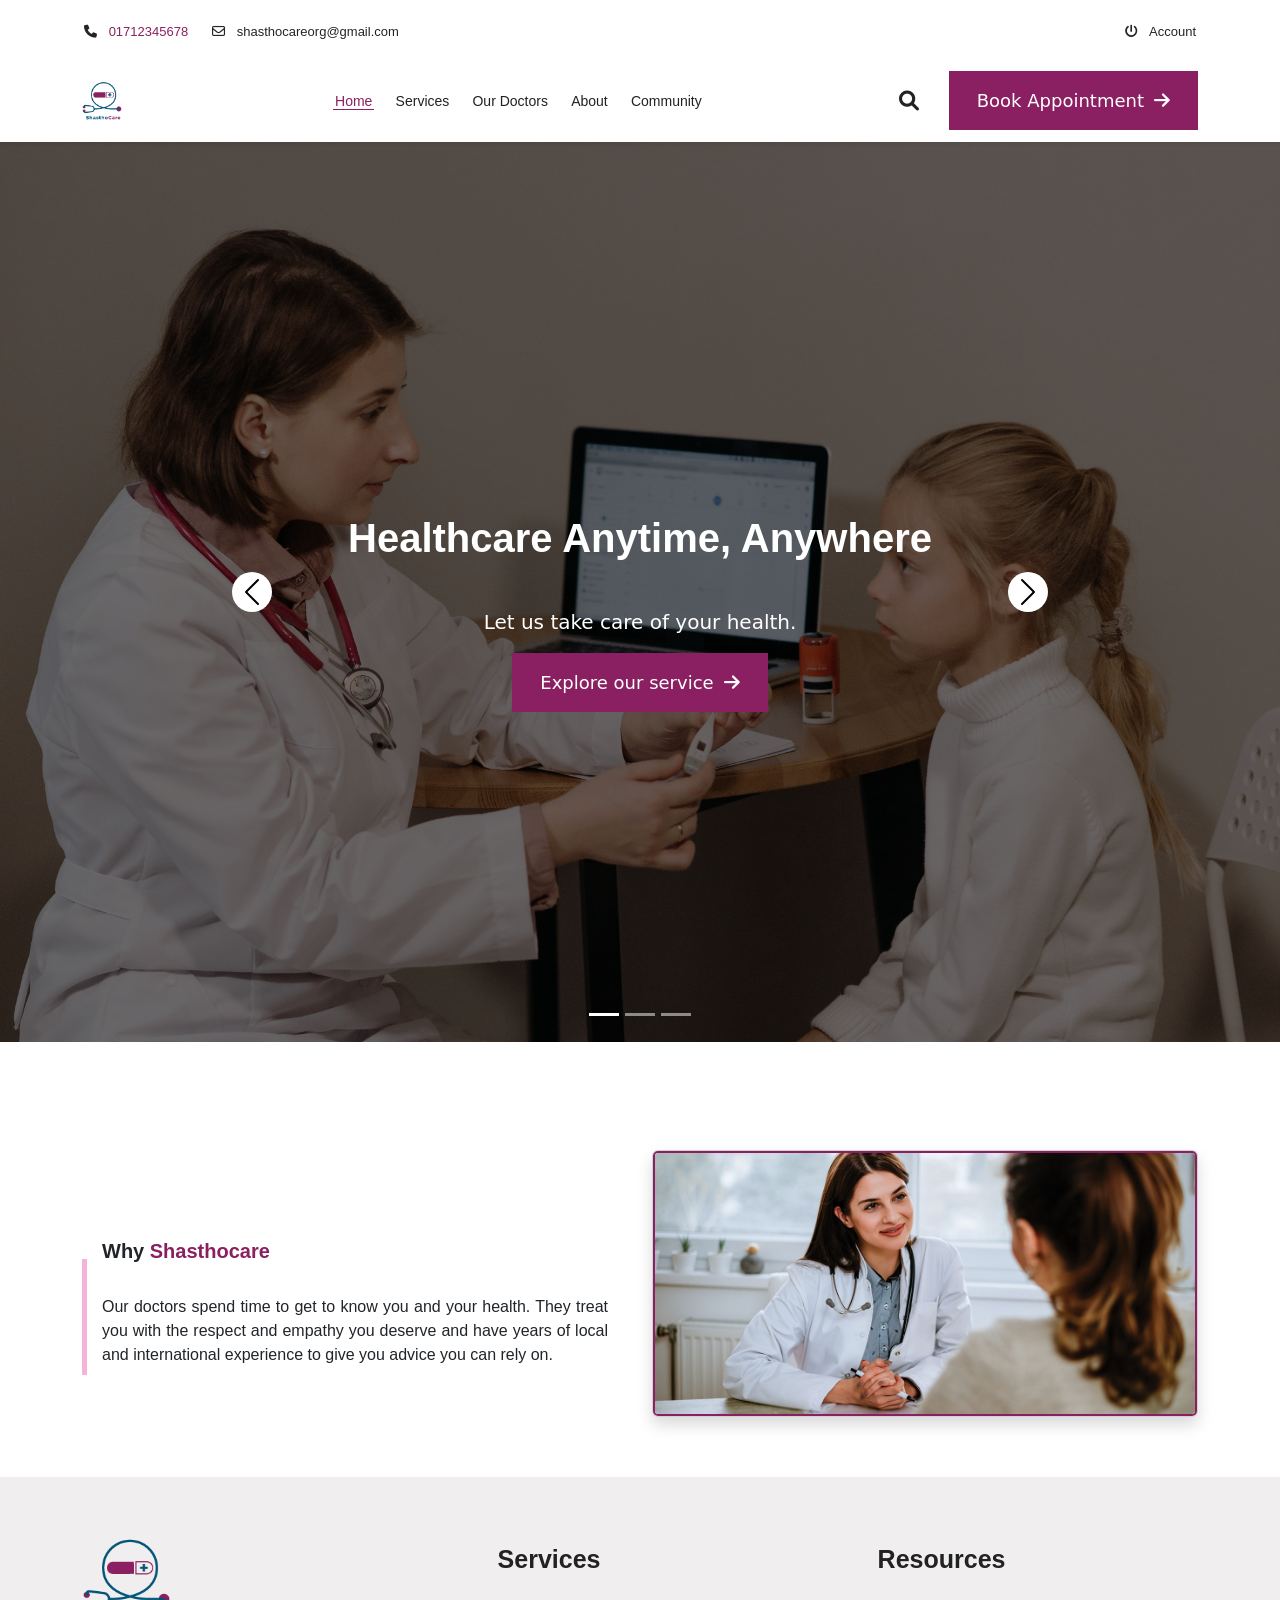
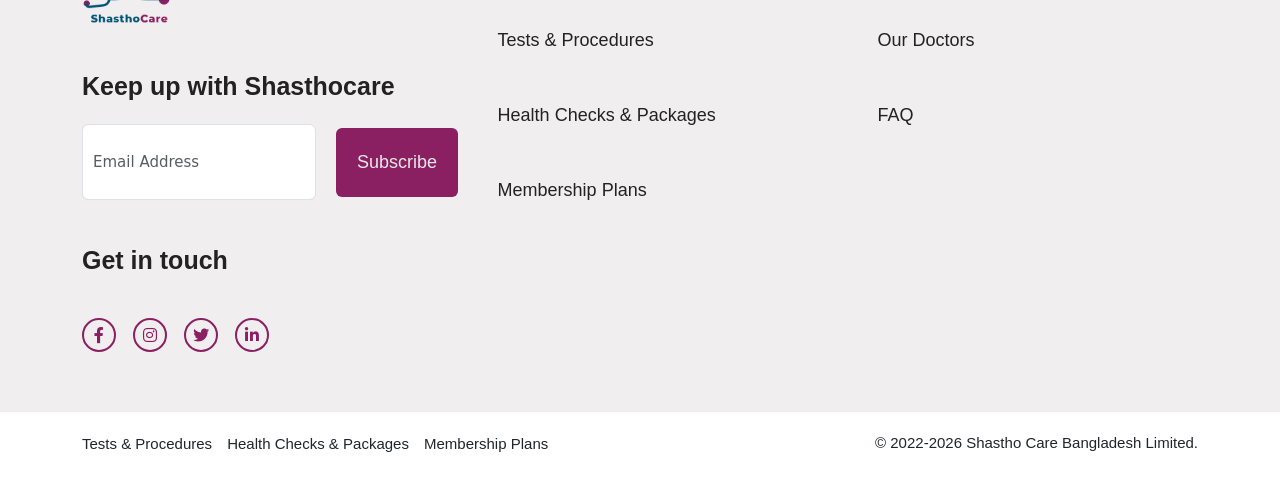
<file: index.html>
<!DOCTYPE html>
<html lang="en">
<head>
    <meta charset="UTF-8">
    <meta name="viewport" content="width=device-width, initial-scale=1.0">
    <title>Shastho Care</title>
    

    <link rel="stylesheet" href="https://cdnjs.cloudflare.com/ajax/libs/font-awesome/6.0.0/css/all.min.css" integrity="sha512-9usAa10IRO0HhonpyAIVpjrylPvoDwiPUiKdWk5t3PyolY1cOd4DSE0Ga+ri4AuTroPR5aQvXU9xC6qOPnzFeg==" crossorigin="anonymous" referrerpolicy="no-referrer" />
    <link rel="icon" href="./Img/Shastho-Care.png" type="image/l-icon">
    <link rel="stylesheet" href="./css/bootstrap.min.css">
    <link rel="stylesheet" href="./css/style.css">
</head>
<body>


    <!-- topbar start -->
    <section id="topbar">
        <div class="container">
            <div class="row top-text">
                <div class="col-md-6 text-center text-md-start">
                    <div class="head-1 d-flex gap-4 justify-content-center justify-content-md-start">
                        <div class="top-1">
                            <a href="#"><i class="fa-solid fa-phone me-2"></i> <span class="phone-number"> 01712345678</span></a>
                        </div>
                        <div class="top-2">
                            <a href="#"><i class="fa-regular fa-envelope me-2"></i> shasthocareorg@gmail.com</a>
                        </div>
                    </div>
                </div>
                <div class="col-md-6 top-dro text-center text-md-end mt-2 mt-md-0">
                    <div class="head-2 d-flex gap-4 justify-content-center justify-content-md-end">
                        <div class="top-4">
                            <ul>
                                <li>
                                    <a href="#" class="top-br"><i class="fa-solid fa-power-off me-2"></i> Account
                                    </a>
                                    <ul>
                                        <li>
                                            <a href="#sasthoSignup" data-bs-toggle="modal"><i class="fa-regular fa-circle-user"></i>Signup</a>
                                            <a href="#modalLogIn" data-bs-toggle="modal"><i class="fa-regular fa-circle-user"></i>Login</a>
                                        </li>
                                    </ul>
                                </li>
                            </ul>
                        </div>
                    </div>
                </div>
            </div>
        </div>
    </section>
    <!-- topbar end -->

    <!-- menubar start -->
   
    <nav class="navbar navbar-expand-lg sticky-top bg-white shadow-sm">
        <div class="container">
            <!-- Logo -->
            <a class="navbar-brand" href="#">
                <img class="logo" src="./Img/Shastho Care.png" alt="Shastho Care">
            </a>

            <!-- Mobile Toggle -->
            <button class="navbar-toggler" type="button"
                data-bs-toggle="collapse"
                data-bs-target="#navbarNav">
                <span class="navbar-toggler-icon"></span>
            </button>

            <!-- Menu -->
            <div class="collapse navbar-collapse menu" id="navbarNav">
                <ul class="navbar-nav mx-auto">
                    <li class="nav-item ">
                        <a class="nav-link active" href="index.html">Home</a>
                    </li>
                    <li class="nav-item">
                        <a class="nav-link" href="services.html">Services</a>
                    </li>
                    <li class="nav-item">
                        <a class="nav-link" href="ourdoctor.html">Our Doctors</a>
                    </li>
                    <li class="nav-item">
                        <a class="nav-link" href="about.html">About</a>
                    </li>
                    <li class="nav-item">
                        <a class="nav-link" href="community.html">Community</a>
                    </li>
                </ul>
                <div class="nav-search">
                    <a href="#">
                        <i class="fa-solid fa-magnifying-glass"></i>
                    </a>
                </div>
                <div class="appointment-btn">
                    <a href="#appointmentModal" data-bs-toggle="modal">
                        Book Appointment
                        <span class="arrow">
                            <i class="fa-solid fa-arrow-right"></i>
                        </span>
                    </a>
                </div>
            </div>
        </div>
    </nav>
    <!-- menubar end -->

    <!-- banner start -->
    <section id="banner">
        <div class="carousel slide carousel-fade" id="carouselID" data-bs-ride="carousel">
            <div class="carousel-indicators">
                <button class="active" data-bs-target="#carouselID" data-bs-slide-to="0"></button>
                <button data-bs-target="#carouselID" data-bs-slide-to="1"></button>
                <button data-bs-target="#carouselID" data-bs-slide-to="2"></button>
            </div>
            <div class="carousel-inner banner-content">
                <div class="carousel-item active">
                    <img src="./Img/Treatment.jpg" alt="Treatment.jpg" class="d-block w-100">
                    <div class="overlay">
                        <div class="carousel-caption caro-text">
                            <h1 class="mb-4">Healthcare Anytime, Anywhere</h1>
                            <p class="mt-3">
                                Let us take care of your health.
                            </p>
                            <div class="appointment-btn bott">
                                <a href="services.html#services">Explore our service
                                    <span class="arrow">
                                        <i class="fa-solid fa-arrow-right"></i>
                                    </span>
                                </a>
                            </div>
                        </div>
                    </div>
                </div>
                <div class="carousel-item">
                    <img src="./Img/Preture.jpg" alt="Preture.jpg" class="d-block w-100">
                    <div class="overlay">
                        <div class="carousel-caption caro-text">
                            <h1 class="mb-4">Affordable Health Checks & Packages Designed Just For You</h1>
                            <p class="mt-3">
                                Praava has designed health checks and packages tailored to your needs, <br> based on age and gender, that fit within your budget.
                            </p>
                            <div class="appointment-btn bott">
                                <a href="#">Book a test
                                    <span class="arrow">
                                        <i class="fa-solid fa-arrow-right"></i>
                                    </span>
                                </a>
                            </div>
                        </div>
                    </div>
                </div>
                <div class="carousel-item">
                    <img src="./Img/Doctor.jpg" alt="Doctor.jpg" class="d-block w-100">
                    <div class="overlay">
                        <div class="carousel-caption caro-text">
                            <h1 class="mb-4">Hassle-Free Lab Tests With Home Sample Collection Service</h1>
                            <p class="mt-3">
                                We know it can be difficult to do lab tests, especially during busy schedules, <br> harsh weather, and heavy traffic, which is why we offer lab tests at home.
                            </p>
                            <div class="appointment-btn bott">
                                <a href="#appointmentModal" data-bs-toggle="modal">Book a appointment
                                    <span class="arrow">
                                        <i class="fa-solid fa-arrow-right"></i>
                                    </span>
                                </a>
                            </div>
                        </div>
                    </div>
                </div>
            </div>
            <button class="carousel-control-prev" data-bs-target="#carouselID" data-bs-slide="prev">
                <span class="carousel-control-prev-icon"></span>
            </button>
            <button class="carousel-control-next" data-bs-target="#carouselID" data-bs-slide="next">
                <span class="carousel-control-next-icon"></span>
            </button>
        </div>
    </section>
    <!-- banner end -->

    <!-- widget start -->
    <section id="widget">
        <div class="container wid">
            <div class="row mt-5">
                <div class="col-md-6">
                    <div class="wid-text text-left">
                        <h2 class="mb-4">Why <span>Shasthocare</span></h2>
                        <p class="bg">Our doctors spend time to get to know you and your health. They treat you with the respect and empathy you deserve and have years of local and international experience to give you advice you can rely on.</p>
                    </div>
                </div>
                <div class="col-md-6">
                    <div class="card shadow">
                        <div class="hoverimg">
                            <img src="./Img/Ban.jpg"  alt="Ban.jpg" class="d-block w-100">
                        </div>
                    </div>    
                </div>
            </div>
        </div>
    </section>
    <!-- widget end -->

    <!-- footer start -->
    <section id="footer">
        <div class="container ftr">
            <div class="row">
                <div class="col-md-4">
                    <div class="logo">
                        <img src="./Img/Shastho Care.png" alt="Shastho Care.png" class="d-block">
                    </div>
                    <h2>Keep up with Shasthocare</h2>
                    <div class="form">
                        <div class="email">
                            <input type="text" class="form-control form-ct" id="email" placeholder="Email Address">
                        </div>
                        <div class="box">
                            <button type="submit" class="btn btn-color">Subscribe</button>
                        </div>
                    </div>
                    <h2>Get in touch</h2>
                    <div class="social-icon">
                        <a href="#"><i class="fa-brands fa-facebook-f"></i></a>
                        <a href="#"><i class="fa-brands fa-instagram"></i></a>
                        <a href="#"><i class="fa-brands fa-twitter"></i></a>
                        <a href="#"><i class="fa-brands fa-linkedin-in"></i></a>
                    </div>
                </div>
                <div class="col-md-4">
                   <div class="ftr-data">
                        <h2 class="mb-5">Services</h2>
                        <a href="#" class="mb-5">Tests & Procedures</a> <br>
                        <a href="#" class="mb-5">Health Checks & Packages</a> <br>
                        <a href="#" class="mb-5">Membership Plans</a>
                   </div>
                </div>
                <div class="col-md-4">
                    <div class="ftr-data">
                        <h2 class="mb-5">Resources</h2>
                        <a href="#" class="mb-5">Our Doctors</a> <br>
                        <a href="#" class="mb-5">FAQ</a>
                   </div>
                </div>
            </div>
        </div>
    </section>

    <!-- footer-bottom -->
    <section id="footer-bottom">
        <div class="container">
            <div class="row">
            <div class="col-md-6">
                <div class="ftr-btm">
                    <a href="#">Tests & Procedures</a>
                    <a href="#">Health Checks & Packages</a>
                    <a href="#">Membership Plans</a>
                </div>
            </div>
            <div class="col-md-6">
                <div class="ftr-te">
                    <p>© 2022-2026 Shastho Care Bangladesh Limited.</p>
                </div>
            </div>
        </div>
        </div>
    </section>

    <!-- footer end -->

    <!-- modal start -->
    <!-- signup -->
    <div class="modal fade" id="sasthoSignup">
        <div class="container-fluid">
                <div class="modal-dialog custom-modal">
                    <div class="modal-content">
                        <div class="modal-header">
                            <h5 class="modal-title">Sign Up</h5>
                            <button type="button" class="btn-close"  data-bs-dismiss="modal">
                                <span></span>
                            </button>
                        </div>
                        <div class="modal-body">
                            <div class="container-fluid"></div>
                                <div class="row">
                                <!-- Image -->
                                <div class="col-md-6">
                                    <div class="modal-img">
                                        <img src="./Img/miroshnichenko.jpg" alt="Doctor" class="img-fluid w-100">
                                    </div>
                                </div>
                                <div class="col-md-6">
                                    <form>
                                        <div class="row">
                                            <div class="col-12 mb-3">
                                                <label for="firstname" class="form-label">Name</label>
                                                <input type="text" class="form-control" id="firstname" placeholder="Full Name">
                                            </div>
                                            <div class="col-md-6 mb-3">
                                                <label for="email" class="form-label">Email</label>
                                                <input type="email" class="form-control" id="email" placeholder="Enter Email">
                                            </div>
                                            <div class="col-md-6 mb-3">
                                                <label for="phone" class="form-label">Phone</label>
                                                <input type="text" class="form-control" id="phone" placeholder="Phone Number">
                                            </div>
                                            <div class="col-md-6 mb-3">
                                                <label for="gender" class="form-label">Gender</label>
                                                <select class="form-select" id="gender" >
                                                    <option>Male</option>
                                                    <option>Female</option>
                                                </select>
                                            </div>
                                            <div class="col-md-6 mb-3">
                                                <label for="dob" class="form-label">Date of Birth</label>
                                                <input type="date" class="form-control" id="dob">
                                            </div>
                                        </div>
                                    </form>
                                </div>
                            </div>
                        </div>
                        <div class="modal-footer">
                            <button type="button" class="btn btn-secondary" data-bs-dismiss="modal">
                                Close
                            </button>
                            <button type="submit" class="btn btn-primary">
                                Sign Up
                            </button>
                        </div>
                    </div>
                </div>
            </div>
        </div>
        <!-- signin -->
        <div class="modal fade" id="modalLogIn">
            <div class="container-fluid">
                <div class="modal-dialog custom-modal">
                    <div class="modal-content">
                        <div class="modal-header">
                            <h5 class="modal-title">Login</h5>
                            <button type="button" class="btn-close" data-bs-dismiss="modal">
                                <span></span>
                            </button>
                        </div>
                        <div class="modal-body">
                            <form action="">
                                <div class="row">
                                    <div class="col-md-6 mb-3">
                                        <div class="modal-img">
                                            <img src="./Img/Dr._Jotishko.jpg" alt="Doctor" class="img-fluid mb-3 mt-4 w-100">
                                        </div>
                                    </div>
                                    <div class="col-md-6 mb-3">
                                        <div class="modal-imgs">
                                            <img src="./Img/Shastho-Care.png" alt="Doctor" class="img-fluid w-30 mb-5">
                                        </div>
                                        <h2 class="mb-5">Login</h2>
                                        <label for="continue" class="mb-3">Continue with phone number</label>
                                        <input type="text" class="form-control mb-4" id="email" placeholder="Type phone number">
                                        <button type="submit" class="w-100">Login</button>
                                    </div>
                                </div>
                            </form>
                        </div>
                        <div class="modal-footer">
                            <button type="button" class="btn btn-dark" data-bs-dismiss="modal">Close</button>
                            <button type="submit" class="btn btn-primary">Login</button>
                        </div>
                    </div>
                </div>
            </div>
        </div>
    </div>

    
    <!-- Appointment Modal -->
    <div class="modal fade appointment-modal" id="appointmentModal">
        <div class="modal-dialog modal-dialog-centered">
            <div class="modal-content">
                <div class="modal-header">
                    <h5 class="modal-title">Book Appointment</h5>
                    <button type="button" class="btn-close" data-bs-dismiss="modal"></button>
                </div>
                <div class="modal-body">
                    <form>
                        <div class="mb-3">
                            <label class="form-label">Full Name</label>
                            <input type="text" class="form-control" placeholder="Enter your name">
                        </div>
                        <div class="mb-3">
                            <label class="form-label">Age</label>
                            <input type="number" class="form-control" placeholder="Enter your age" required>
                        </div>
                        <div class="mb-3">
                            <label for="gender" class="form-label">Gender</label>
                            <select class="form-select" id="gender" required>
                                <option value="" selected disabled>Gender</option>
                                <option>Male</option>
                                <option>Female</option>
                                <option>Other</option>
                            </select>
                        </div>
                        <div class="mb-3">
                            <label class="form-label">Serial No</label>
                            <input type="text" class="form-control" placeholder="Enter serial number">
                        </div>
                        <div class="mb-3">
                            <label class="form-label">Appointment Date</label>
                            <input type="date" class="form-control">
                        </div>
                        <div class="mb-3">
                            <label class="form-label">Appointment Time</label>
                            <input type="time" class="form-control">
                        </div>
                        <div class="mb-3">
                            <label class="form-label">Message</label>
                            <textarea class="form-control" rows="4" placeholder="Write your message"></textarea>
                        </div>
                        <button type="submit" class="btn btn-primary w-100"> Submit Appointment</button>
                    </form>
                </div>
            </div>
        </div>
    </div>
    <!-- modal end -->



    <script src="./js/jquery-4.0.0.min.js"></script>
    <script src="./js/bootstrap.bundle.js"></script>
</body>
</html>
</file>
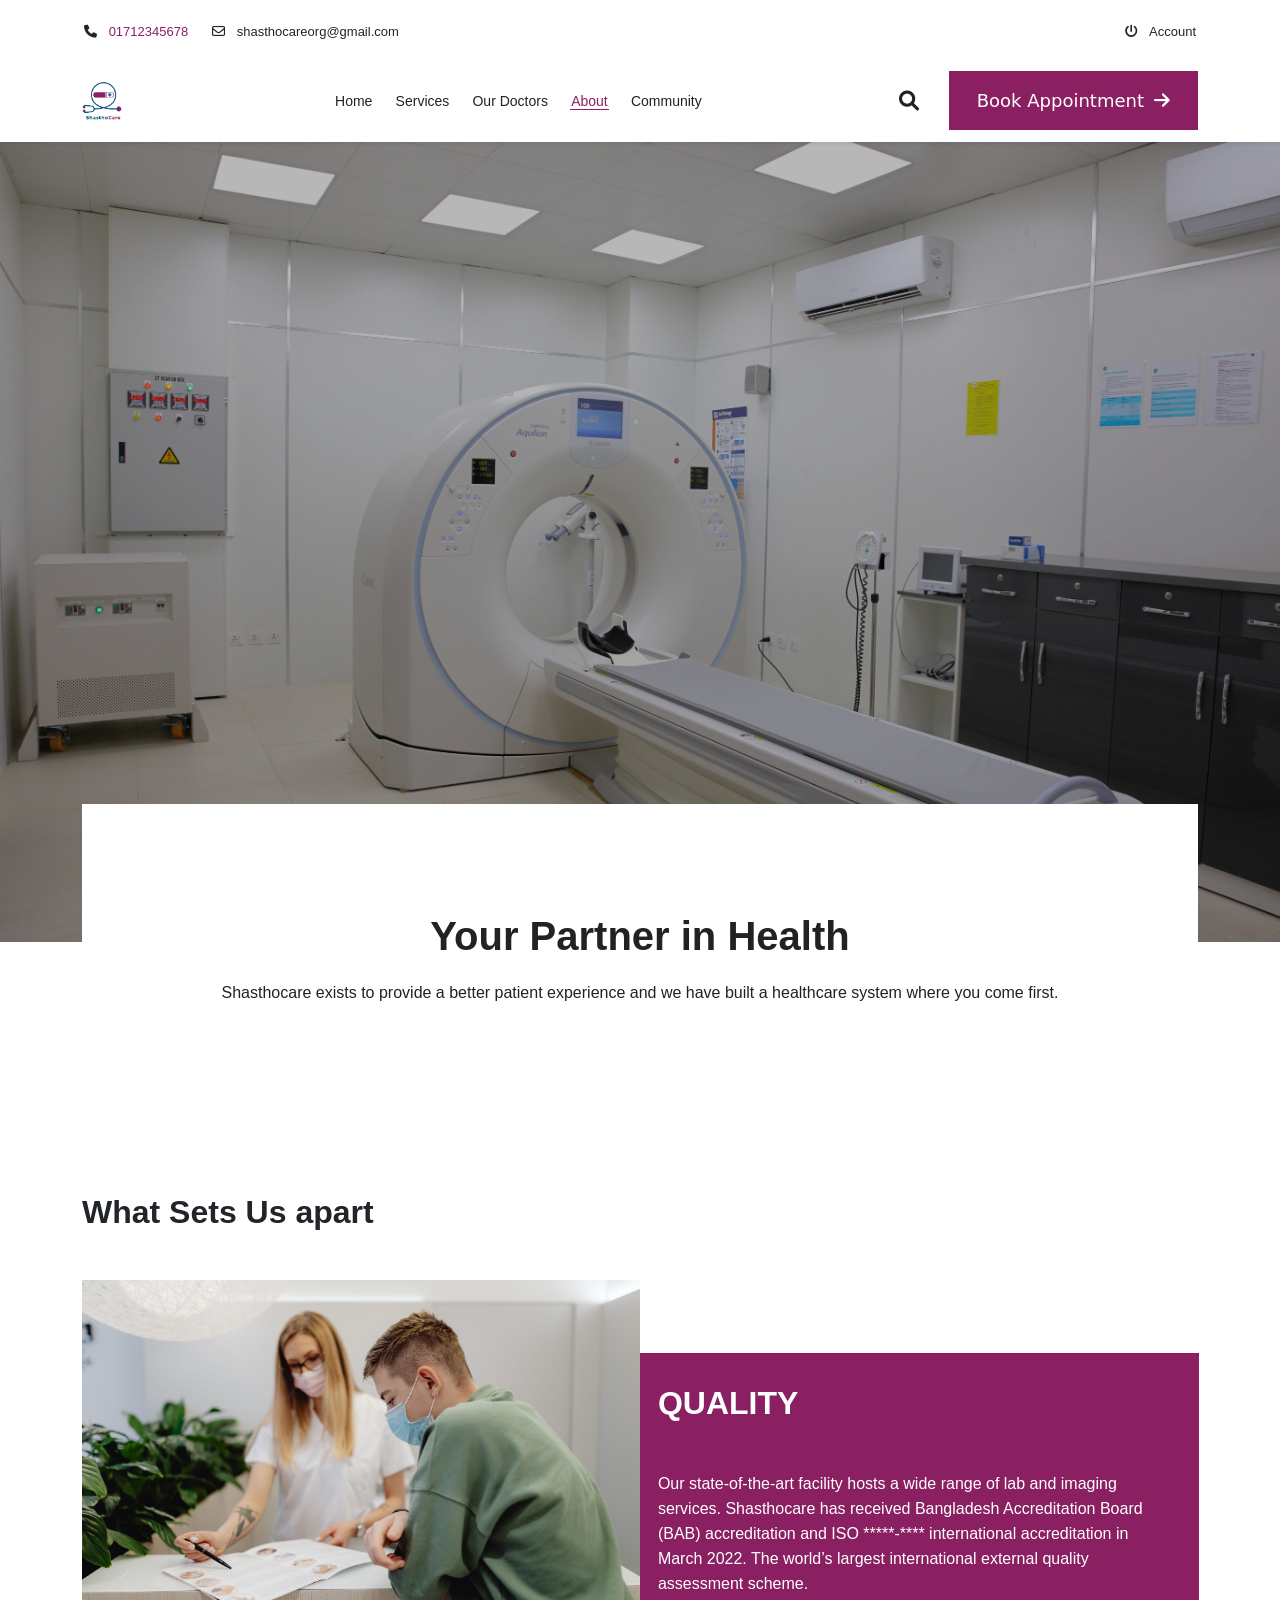
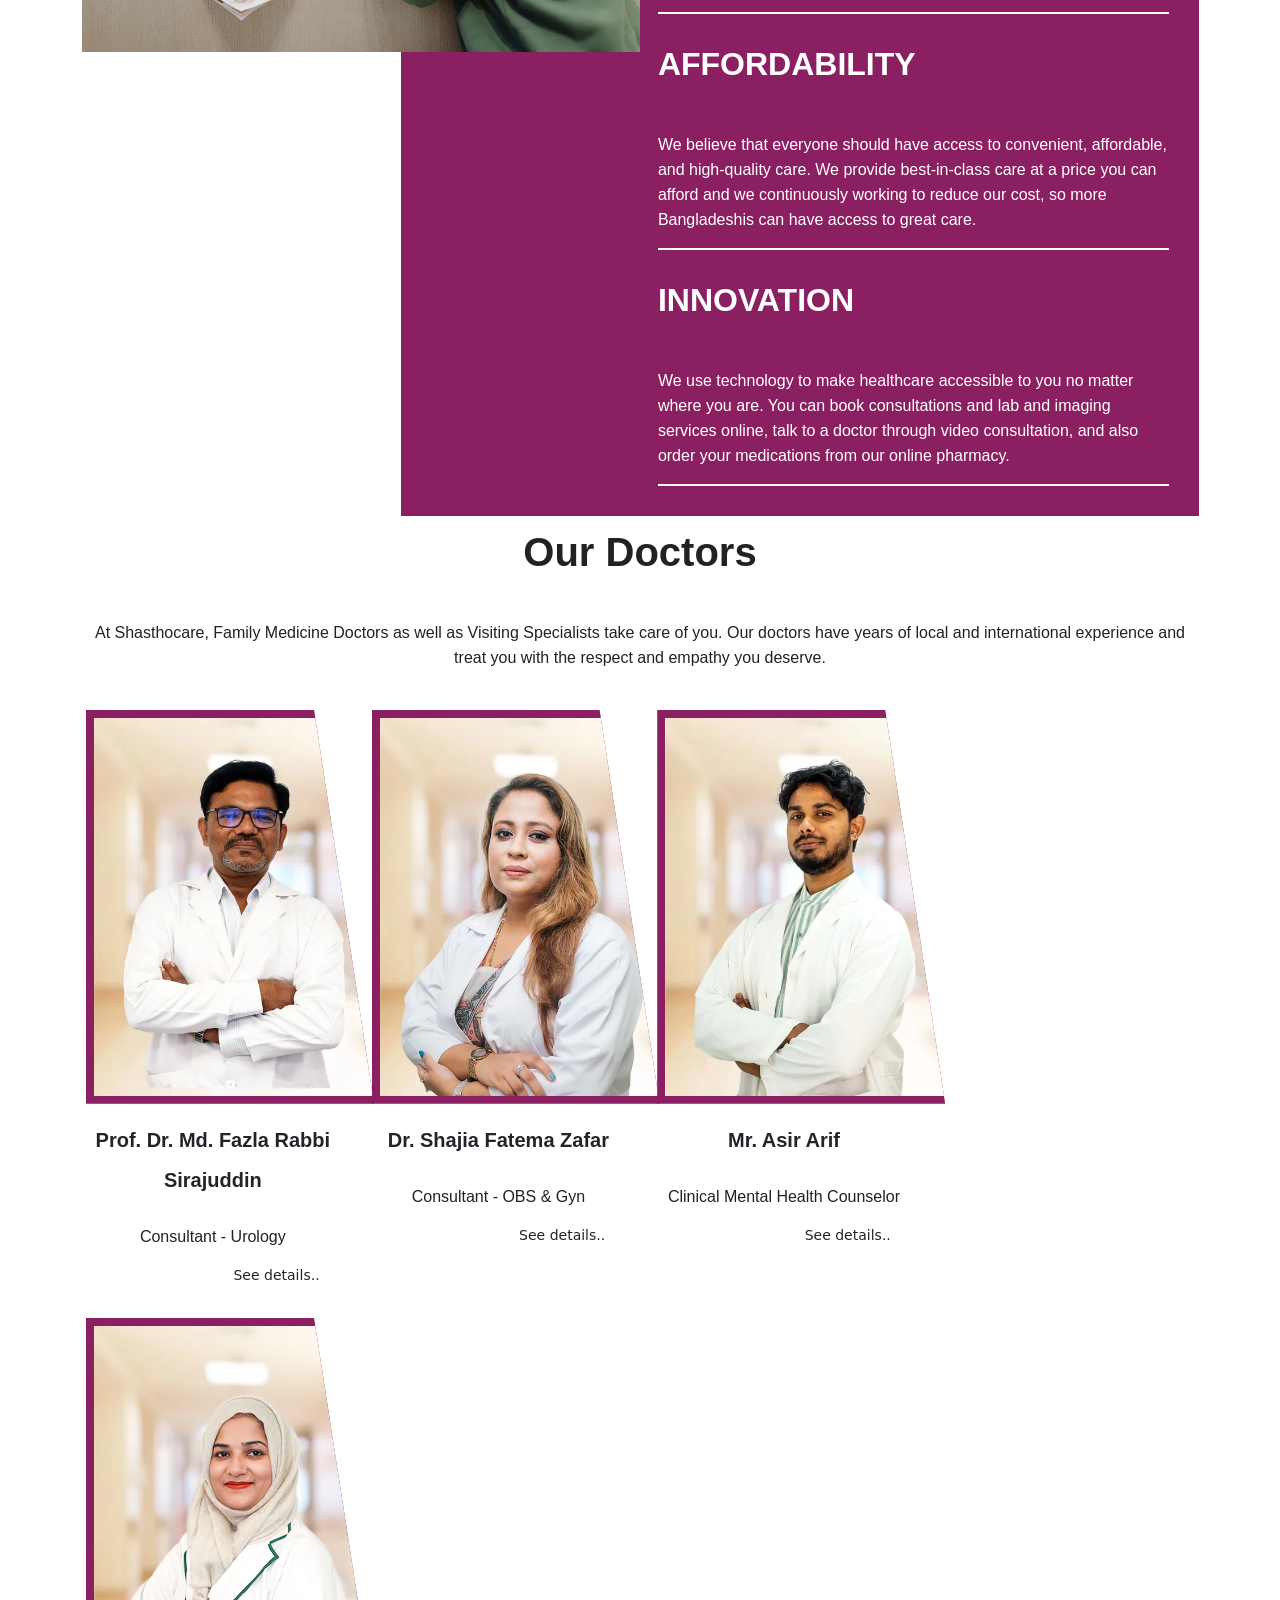
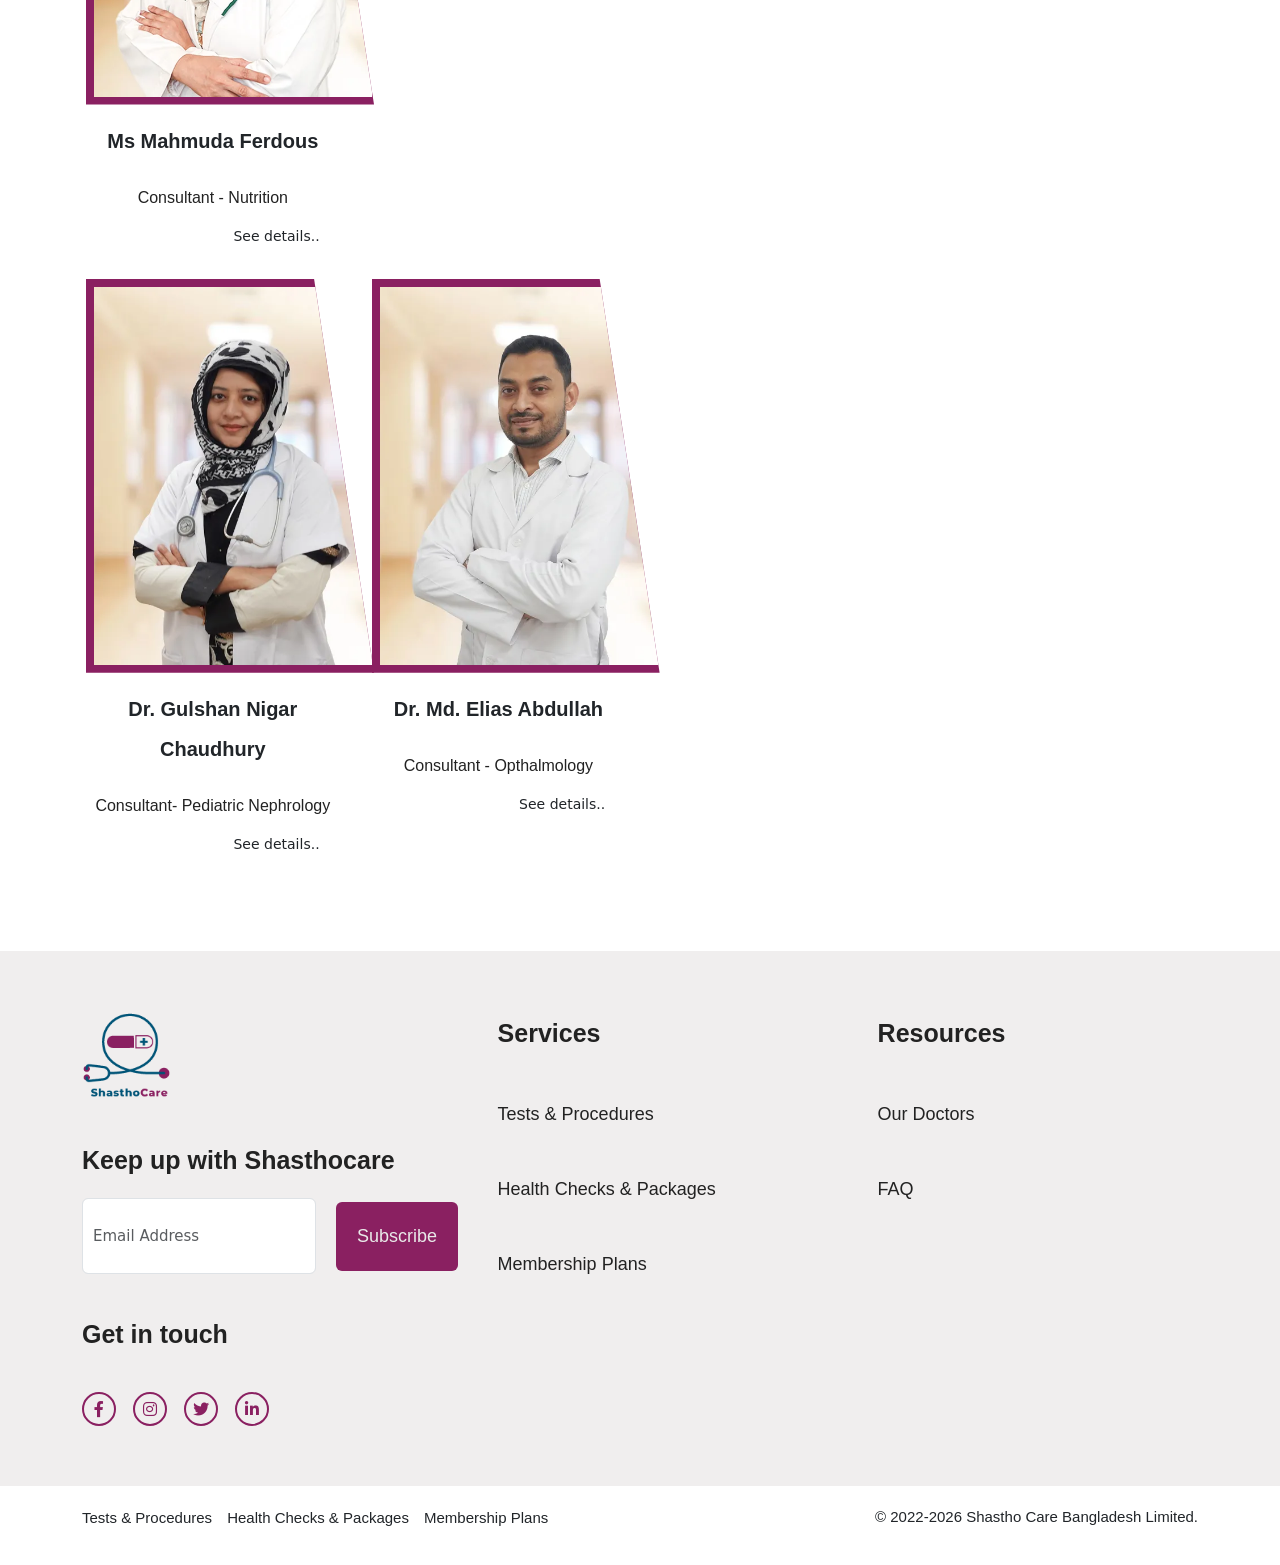
<file: about.html>
<!DOCTYPE html>
<html lang="en">
<head>
    <meta charset="UTF-8">
    <meta name="viewport" content="width=device-width, initial-scale=1.0">
    <title>Shastho Care</title>
    

    <link rel="stylesheet" href="https://cdnjs.cloudflare.com/ajax/libs/font-awesome/6.0.0/css/all.min.css" integrity="sha512-9usAa10IRO0HhonpyAIVpjrylPvoDwiPUiKdWk5t3PyolY1cOd4DSE0Ga+ri4AuTroPR5aQvXU9xC6qOPnzFeg==" crossorigin="anonymous" referrerpolicy="no-referrer" />
    <link rel="icon" href="./Img/Shastho-Care.png" type="image/l-icon">
    <link rel="stylesheet" href="./css/bootstrap.min.css">
    <link rel="stylesheet" href="./css/style.css">
</head>
<body>


    <!-- topbar start -->
    <section id="topbar" class=" bg-white">
        <div class="container top-back">
            <div class="row top-text">
                <div class="col-md-6 text-center text-md-start">
                    <div class="head-1 d-flex gap-4 justify-content-center justify-content-md-start">
                        <div class="top-1">
                            <a href="#"><i class="fa-solid fa-phone me-2"></i> <span class="phone-number"> 01712345678</span></a>
                        </div>
                        <div class="top-2">
                            <a href="#"><i class="fa-regular fa-envelope me-2"></i> shasthocareorg@gmail.com</a>
                        </div>
                    </div>
                </div>
                <div class="col-md-6 top-dro text-center text-md-end mt-2 mt-md-0">
                    <div class="head-2 d-flex gap-4 justify-content-center justify-content-md-end">
                        <div class="top-4">
                            <ul>
                                <li>
                                    <a href="#"><i class="fa-solid fa-power-off me-2"></i> Account
                                    </a>
                                    <ul>
                                        <li>
                                            <a href="#sasthoSignup" data-bs-toggle="modal"><i class="fa-regular fa-circle-user"></i>Signup</a>
                                            <a href="#modalLogIn" data-bs-toggle="modal"><i class="fa-regular fa-circle-user"></i>Login</a>
                                        </li>
                                    </ul>
                                </li>
                            </ul>
                        </div>
                    </div>
                </div>
            </div>
        </div>
    </section>
    <!-- topbar end -->

    <!-- menubar start -->
    <nav class="navbar navbar-expand-lg sticky-top bg-white shadow-sm">
        <div class="container">
            <!-- Logo -->
            <a class="navbar-brand" href="#">
                <img class="logo" src="./Img/Shastho Care.png" alt="Shastho Care">
            </a>
            <!-- Mobile Toggle -->
            <button class="navbar-toggler" type="button"
                data-bs-toggle="collapse"
                data-bs-target="#navbarNav">
                <span class="navbar-toggler-icon"></span>
            </button>

            <!-- Menu -->
            <div class="collapse navbar-collapse menu" id="navbarNav">
                <ul class="navbar-nav mx-auto">
                    <li class="nav-item ">
                        <a class="nav-link" href="index.html">Home</a>
                    </li>
                    <li class="nav-item">
                        <a class="nav-link" href="services.html">Services</a>
                    </li>
                    <li class="nav-item">
                        <a class="nav-link" href="ourdoctor.html">Our Doctors</a>
                    </li>
                    <li class="nav-item">
                        <a class="nav-link  active" href="about.html">About</a>
                    </li>
                    <li class="nav-item">
                        <a class="nav-link" href="community.html">Community</a>
                    </li>
                </ul>
                <div class="nav-search">
                    <a href="#">
                        <i class="fa-solid fa-magnifying-glass"></i>
                    </a>
                </div>
                <div class="appointment-btn">
                    <a href="#appointmentModal" data-bs-toggle="modal">
                        Book Appointment
                        <span class="arrow">
                            <i class="fa-solid fa-arrow-right"></i>
                        </span>
                    </a>
                </div>
            </div>
        </div>
    </nav>
    <!-- menubar end -->

    <!-- banner start -->
    <section id="doctors">
        <div class="container doc">
            
        </div>
    </section>
    <!-- banner end -->

    <!-- ab widget start -->
    <section id="about">
        <div class="container">
            <div class="about-heading  sec-head">
                <div class="row">
                    <div class="col-md-12">
                        <div class="abt-af">
                            <div class="abt-tp">
                                <h1 class="mb-4">Your Partner in Health</h1>
                                <p>Shasthocare exists to provide a better patient experience and we have built a healthcare system where you come first.</p>
                            </div>
                        </div>
                    </div>
                </div>
                <div class="row">
                    <div class="col-md-12 abt-cont">
                        <div class="slider">
                            <h2 class="mb-5">What Sets Us apart</h2>
                            <img src="./Img/reception.jpg" width="100%"  alt="reception.jpg">
                        </div>
                        <div class="slider2">
                            <div class="abt-dsg">
                                <h2 class="mb-5 text-white text-md-start">QUALITY</h2>
                                <p class="text-white text-md-start">Our state-of-the-art facility hosts a wide range of lab and imaging services. Shasthocare has received Bangladesh Accreditation Board (BAB) accreditation and ISO *****-**** international accreditation in March 2022. The world’s largest international external quality assessment scheme.</p>
                            </div>
                            <div class="abt-dsg">
                                <h2 class="mb-5 text-white text-md-start">AFFORDABILITY</h2>
                                <p class="text-white text-md-start">We believe that everyone should have access to convenient, affordable, and high-quality care. We provide best-in-class care at a price you can afford and we continuously working to reduce our cost, so more Bangladeshis can have access to great care.</p>
                            </div>
                            <div class="abt-dsg">
                                <h2 class="mb-5 text-white text-md-start">INNOVATION</h2>
                                <p class="text-white text-md-start">We use technology to make healthcare accessible to you no matter where you are. You can book consultations and lab and imaging services online, talk to a doctor through video consultation, and also order your medications from our online pharmacy.</p>
                            </div>
                        </div>
                    </div>
                </div>
            </div>
        </div>
    </section>
    <!-- ab widget end -->

    <!-- about gallary start -->
    <section id="doctor">
        <div class="doc-gallary">
            <div class="container">
                <div class="service-heading  sec-head">
                    <div class="raw">
                        <div class="col-md-12 doc-text">
                            <h1 class="mb-5">Our Doctors</h1>
                            <p class="mb-4">At Shasthocare, Family Medicine Doctors as well as Visiting Specialists take care of you. Our doctors have years of local and international experience and treat you with the respect and empathy you deserve.</p>
                        </div>
                    </div>
                    <div class="row gallery-part">
                        <div class="col-md-3 gallary-col">
                            <div class="doc-img">
                                <div class="img-bg shadow">
                                    <img src="./Img/Dr._Md._Fazla_Rabb.jpg" width="100%" alt="Dr._Ahmed_Farukh.jpg">
                                </div>
                            </div>
                            <div class="doct-text">
                                <h2 class="mb-4 mt-3">Prof. Dr. Md. Fazla Rabbi Sirajuddin</h2>
                                <p>Consultant - Urology</p>
                                <a href="#">See details..</a>
                            </div>
                        </div>
                         <div class="col-md-3 gallary-col">
                            <div class="doc-img">
                                <div class="img-bg">
                                    <img src="./Img/Dr._Shajia_Fatema.jpg" width="100%" alt="Dr._Shajia_Fatema.jpg">
                                </div>
                            </div>
                            <div class="doct-text">
                                <h2 class="mb-4 mt-3">Dr. Shajia Fatema Zafar</h2>
                                <p>Consultant - OBS & Gyn</p>
                                <a href="#">See details..</a>
                            </div>
                        </div>
                         <div class="col-md-3 gallary-col">
                            <div class="doc-img">
                                <div class="img-bg">
                                    <img src="./Img/Mr._Asir.jpg" width="100%" alt="Mr._Asir.jpg">
                                </div>
                            </div>
                            <div class="doct-text">
                                <h2 class="mb-4 mt-3">Mr. Asir Arif</h2>
                                <p>Clinical Mental Health Counselor</p>
                                <a href="#">See details..</a>
                            </div>
                        </div>
                        <div class="col-md-3 gallary-col">
                            <div class="doc-img">
                                <div class="img-bg">
                                    <img src="./Img/Mahmuda_Ferdous.jpg" width="98%" alt="Mahmuda_Ferdous.jpg">
                                </div>
                            </div>
                            <div class="doct-text">
                                <h2 class="mb-4 mt-3">Ms Mahmuda Ferdous</h2>
                                <p>Consultant - Nutrition</p>
                                <a href="#">See details..</a>
                            </div>
                        </div>
                    </div>
                    <div class="row gallery-part">
                        <div class="col-md-3 gallary-col">
                            <div class="doc-img">
                                <div class="img-bg">
                                    <img src="./Img/Dr._Gulshan_Nigar.jpg" width="100%" alt="Dr._Gulshan_Nigar.jpg">
                                </div>
                            </div>
                            <div class="doct-text">
                                <h2 class="mb-4 mt-3">Dr. Gulshan Nigar Chaudhury</h2>
                                <p>Consultant- Pediatric Nephrology</p>
                                <a href="#">See details..</a>
                            </div>
                        </div>
                         <div class="col-md-3 gallary-col">
                            <div class="doc-img">
                                <div class="img-bg">
                                    <img src="./Img/Dr._Eliyas.jpg" width="100%" alt="Dr._Eliyas.jpg">
                                </div>
                            </div>
                            <div class="doct-text">
                                <h2 class="mb-4 mt-3">Dr. Md. Elias Abdullah</h2>
                                <p>Consultant - Opthalmology</p>
                                <a href="#">See details..</a>
                            </div>
                        </div>
                    </div>
                </div>
            </div>
        </div>
    </section>
    <!-- about gallary end -->

    <!-- footer start -->
    <section id="footer">
        <div class="container ftr">
            <div class="row">
                <div class="col-md-4">
                    <div class="logo">
                        <img src="./Img/Shastho Care.png" alt="Shastho Care.png" class="d-block">
                    </div>
                    <h2>Keep up with Shasthocare</h2>
                    <div class="form">
                        <div class="email">
                            <input type="text" class="form-control form-ct" id="email" placeholder="Email Address">
                        </div>
                        <div class="box">
                            <button type="submit" class="btn btn-color">Subscribe</button>
                        </div>
                    </div>
                    <h2>Get in touch</h2>
                    <div class="social-icon">
                        <a href="#"><i class="fa-brands fa-facebook-f"></i></a>
                        <a href="#"><i class="fa-brands fa-instagram"></i></a>
                        <a href="#"><i class="fa-brands fa-twitter"></i></a>
                        <a href="#"><i class="fa-brands fa-linkedin-in"></i></a>
                    </div>
                </div>
                <div class="col-md-4">
                   <div class="ftr-data">
                        <h2 class="mb-5">Services</h2>
                        <a href="#" class="mb-5">Tests & Procedures</a> <br>
                        <a href="#" class="mb-5">Health Checks & Packages</a> <br>
                        <a href="#" class="mb-5">Membership Plans</a>
                   </div>
                </div>
                <div class="col-md-4">
                    <div class="ftr-data">
                        <h2 class="mb-5">Resources</h2>
                        <a href="#" class="mb-5">Our Doctors</a> <br>
                        <a href="#" class="mb-5">FAQ</a>
                   </div>
                </div>
            </div>
        </div>
    </section>

    <!-- footer-bottom -->
    <section id="footer-bottom">
        <div class="container">
            <div class="row">
            <div class="col-md-6">
                <div class="ftr-btm">
                    <a href="#">Tests & Procedures</a>
                    <a href="#">Health Checks & Packages</a>
                    <a href="#">Membership Plans</a>
                </div>
            </div>
            <div class="col-md-6">
                <div class="ftr-te">
                    <p>© 2022-2026 Shastho Care Bangladesh Limited.</p>
                </div>
            </div>
        </div>
        </div>
    </section>
    <!-- footer end -->

    <!-- modal start -->
    <!-- signup -->
    <div class="modal fade" id="sasthoSignup">
        <div class="container-fluid">
                <div class="modal-dialog custom-modal">
                    <div class="modal-content">
                        <div class="modal-header">
                            <h5 class="modal-title">Sign Up</h5>
                            <button type="button" class="btn-close"  data-bs-dismiss="modal">
                                <span></span>
                            </button>
                        </div>
                        <div class="modal-body">
                            <div class="container-fluid"></div>
                                <div class="row">
                                <!-- Image -->
                                <div class="col-md-6">
                                    <div class="modal-img">
                                        <img src="./Img/miroshnichenko.jpg" alt="Doctor" class="img-fluid w-100">
                                    </div>
                                </div>
                                <div class="col-md-6">
                                    <form>
                                        <div class="row">
                                            <div class="col-12 mb-3">
                                                <label for="firstname" class="form-label">Name</label>
                                                <input type="text" class="form-control" id="firstname" placeholder="Full Name">
                                            </div>
                                            <div class="col-md-6 mb-3">
                                                <label for="email" class="form-label">Email</label>
                                                <input type="email" class="form-control" id="email" placeholder="Enter Email">
                                            </div>
                                            <div class="col-md-6 mb-3">
                                                <label for="phone" class="form-label">Phone</label>
                                                <input type="text" class="form-control" id="phone" placeholder="Phone Number">
                                            </div>
                                            <div class="col-md-6 mb-3">
                                                <label for="gender" class="form-label">Gender</label>
                                                <select class="form-select" id="gender" >
                                                    <option>Male</option>
                                                    <option>Female</option>
                                                </select>
                                            </div>
                                            <div class="col-md-6 mb-3">
                                                <label for="dob" class="form-label">Date of Birth</label>
                                                <input type="date" class="form-control" id="dob">
                                            </div>
                                        </div>
                                    </form>
                                </div>
                            </div>
                        </div>
                        <div class="modal-footer">
                            <button type="button" class="btn btn-secondary" data-bs-dismiss="modal">
                                Close
                            </button>
                            <button type="submit" class="btn btn-primary">
                                Sign Up
                            </button>
                        </div>
                    </div>
                </div>
            </div>
        </div>
        <!-- signin -->
        <div class="modal fade" id="modalLogIn">
            <div class="container-fluid">
                <div class="modal-dialog custom-modal">
                    <div class="modal-content">
                        <div class="modal-header">
                            <h5 class="modal-title">Login</h5>
                            <button type="button" class="btn-close" data-bs-dismiss="modal">
                                <span></span>
                            </button>
                        </div>
                        <div class="modal-body">
                            <form action="">
                                <div class="row">
                                    <div class="col-md-6 mb-3">
                                        <div class="modal-img">
                                            <img src="./Img/Dr._Jotishko.jpg" alt="Doctor" class="img-fluid mb-3 mt-4 w-100">
                                        </div>
                                    </div>
                                    <div class="col-md-6 mb-3">
                                        <div class="modal-imgs">
                                            <img src="./Img/Shastho-Care.png" alt="Doctor" class="img-fluid w-30 mb-5">
                                        </div>
                                        <h2 class="mb-5">Login</h2>
                                        <label for="continue" class="mb-3">Continue with phone number</label>
                                        <input type="text" class="form-control mb-4" id="email" placeholder="Type phone number">
                                        <button type="submit" class="w-100">Login</button>
                                    </div>
                                </div>
                            </form>
                        </div>
                        <div class="modal-footer">
                            <button type="button" class="btn btn-dark" data-bs-dismiss="modal">Close</button>
                            <button type="submit" class="btn btn-primary">Login</button>
                        </div>
                    </div>
                </div>
            </div>
        </div>
    </div>

    
    <!-- Appointment Modal -->
    <div class="modal fade appointment-modal" id="appointmentModal">
        <div class="modal-dialog modal-dialog-centered">
            <div class="modal-content">
                <div class="modal-header">
                    <h5 class="modal-title">Book Appointment</h5>
                    <button type="button" class="btn-close" data-bs-dismiss="modal"></button>
                </div>
                <div class="modal-body">
                    <form>
                        <div class="mb-3">
                            <label class="form-label">Full Name</label>
                            <input type="text" class="form-control" placeholder="Enter your name">
                        </div>
                        <div class="mb-3">
                            <label class="form-label">Age</label>
                            <input type="number" class="form-control" placeholder="Enter your age" required>
                        </div>
                        <div class="mb-3">
                            <label for="gender" class="form-label">Gender</label>
                            <select class="form-select" id="gender" required>
                                <option value="" selected disabled>Gender</option>
                                <option>Male</option>
                                <option>Female</option>
                                <option>Other</option>
                            </select>
                        </div>
                        <div class="mb-3">
                            <label class="form-label">Serial No</label>
                            <input type="text" class="form-control" placeholder="Enter serial number">
                        </div>
                        <div class="mb-3">
                            <label class="form-label">Appointment Date</label>
                            <input type="date" class="form-control">
                        </div>
                        <div class="mb-3">
                            <label class="form-label">Appointment Time</label>
                            <input type="time" class="form-control">
                        </div>
                        <div class="mb-3">
                            <label class="form-label">Message</label>
                            <textarea class="form-control" rows="4" placeholder="Write your message"></textarea>
                        </div>
                        <button type="submit" class="btn btn-primary w-100"> Submit Appointment</button>
                    </form>
                </div>
            </div>
        </div>
    </div>
    <!-- modal end -->

    
    <script src="./js/jquery-4.0.0.min.js"></script>
    <script src="./js/bootstrap.bundle.js"></script>
</body>
</html>
</file>
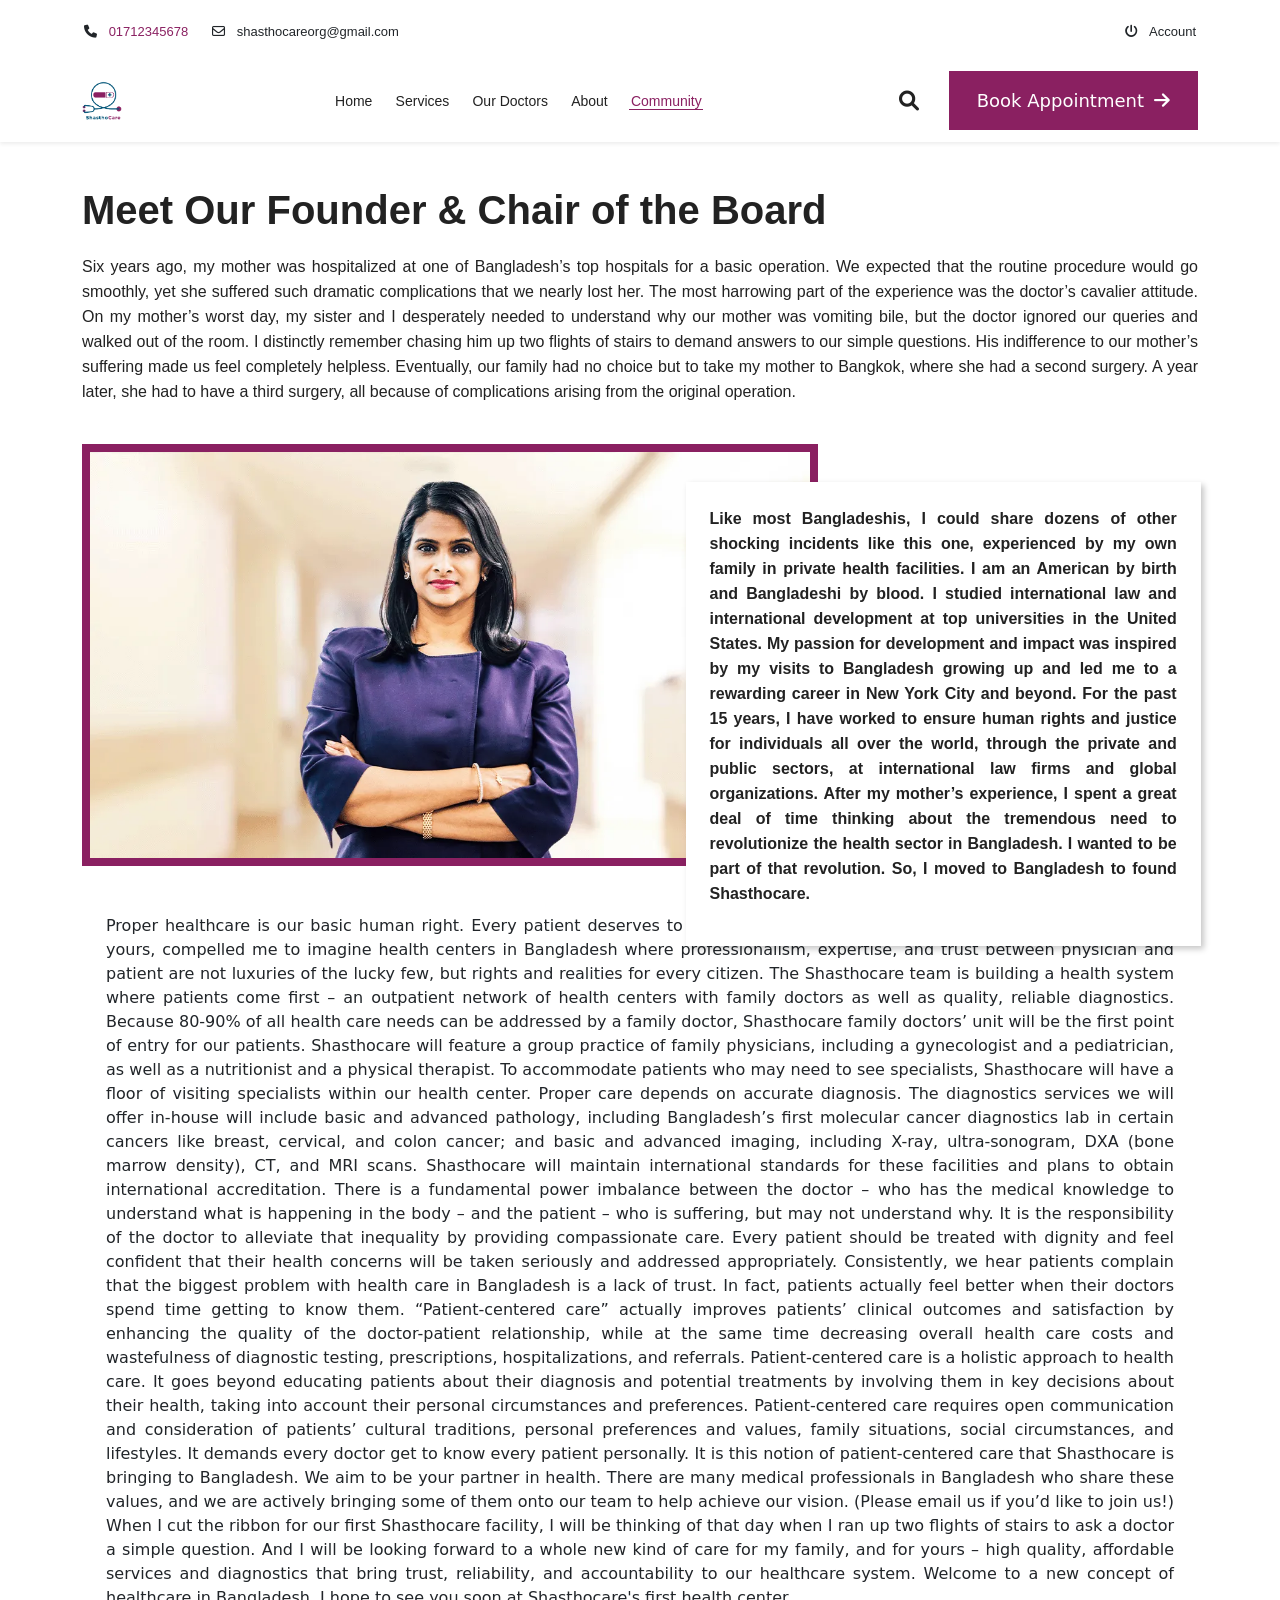
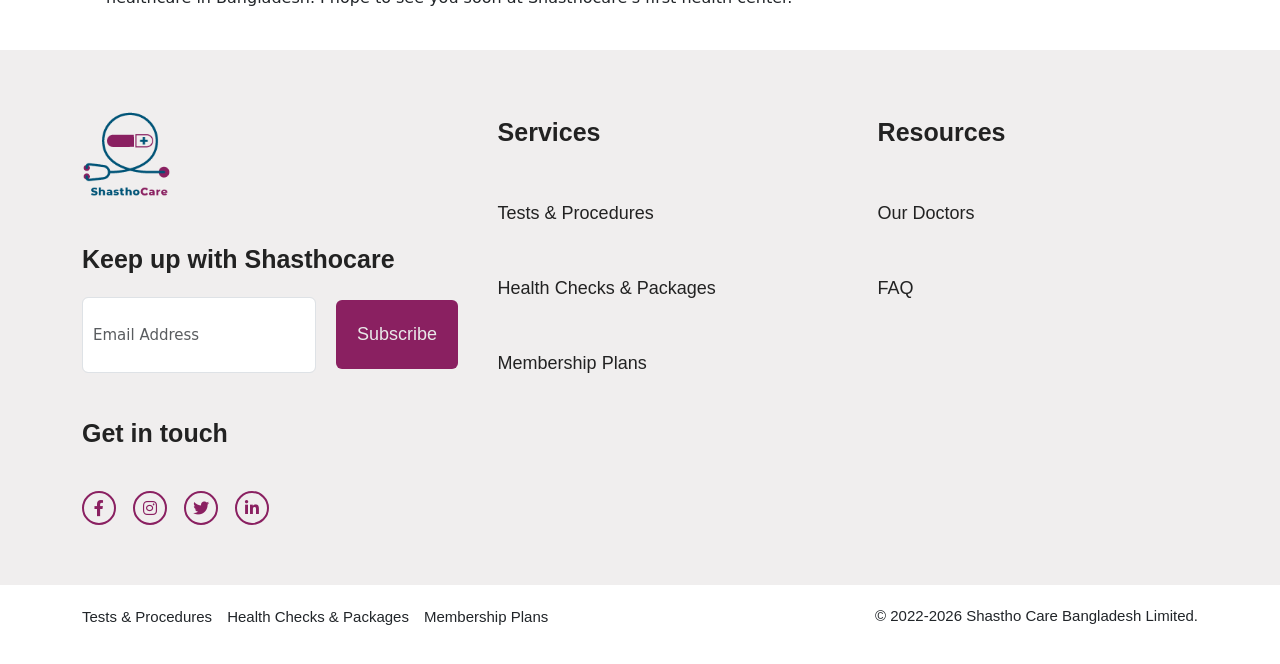
<file: community.html>
<!DOCTYPE html>
<html lang="en">
<head>
    <meta charset="UTF-8">
    <meta name="viewport" content="width=device-width, initial-scale=1.0">
    <title>Shastho Care</title>
    

    <link rel="stylesheet" href="https://cdnjs.cloudflare.com/ajax/libs/font-awesome/6.0.0/css/all.min.css" integrity="sha512-9usAa10IRO0HhonpyAIVpjrylPvoDwiPUiKdWk5t3PyolY1cOd4DSE0Ga+ri4AuTroPR5aQvXU9xC6qOPnzFeg==" crossorigin="anonymous" referrerpolicy="no-referrer" />
    <link rel="icon" href="./Img/Shastho-Care.png" type="image/l-icon">
    <link rel="stylesheet" href="./css/bootstrap.min.css">
    <link rel="stylesheet" href="./css/style.css">
</head>
<body>


    <!-- topbar start -->
    <section id="topbar" class=" bg-white">
        <div class="container top-back">
            <div class="row top-text">
                <div class="col-md-6 text-center text-md-start">
                    <div class="head-1 d-flex gap-4 justify-content-center justify-content-md-start">
                        <div class="top-1">
                            <a href="#"><i class="fa-solid fa-phone me-2"></i> <span class="phone-number"> 01712345678</span></a>
                        </div>
                        <div class="top-2">
                            <a href="#"><i class="fa-regular fa-envelope me-2"></i> shasthocareorg@gmail.com</a>
                        </div>
                    </div>
                </div>
                <div class="col-md-6 top-dro text-center text-md-end mt-2 mt-md-0">
                    <div class="head-2 d-flex gap-4 justify-content-center justify-content-md-end">
                        <div class="top-4">
                            <ul>
                                <li>
                                    <a href="#"><i class="fa-solid fa-power-off me-2"></i> Account
                                    </a>
                                    <ul>
                                        <li>
                                            <a href="#sasthoSignup" data-bs-toggle="modal"><i class="fa-regular fa-circle-user"></i>Signup</a>
                                            <a href="#modalLogIn" data-bs-toggle="modal"><i class="fa-regular fa-circle-user"></i>Login</a>
                                        </li>
                                    </ul>
                                </li>
                            </ul>
                        </div>
                    </div>
                </div>
            </div>
        </div>
    </section>
    <!-- topbar end -->

    <!-- menubar start -->
   
    <nav class="navbar navbar-expand-lg sticky-top bg-white shadow-sm">
        <div class="container">
            <!-- Logo -->
            <a class="navbar-brand" href="#">
                <img class="logo" src="./Img/Shastho Care.png" alt="Shastho Care">
            </a>

            <!-- Mobile Toggle -->
            <button class="navbar-toggler" type="button"
                data-bs-toggle="collapse"
                data-bs-target="#navbarNav">
                <span class="navbar-toggler-icon"></span>
            </button>

            <!-- Menu -->
            <div class="collapse navbar-collapse menu" id="navbarNav">
                <ul class="navbar-nav mx-auto">
                    <li class="nav-item ">
                        <a class="nav-link" href="index.html">Home</a>
                    </li>
                    <li class="nav-item">
                        <a class="nav-link" href="services.html">Services</a>
                    </li>
                    <li class="nav-item">
                        <a class="nav-link" href="ourdoctor.html">Our Doctors</a>
                    </li>
                    <li class="nav-item">
                        <a class="nav-link" href="about.html">About</a>
                    </li>
                    <li class="nav-item">
                        <a class="nav-link active" href="community.html">Community</a>
                    </li>
                </ul>
                <div class="nav-search">
                    <a href="#">
                        <i class="fa-solid fa-magnifying-glass"></i>
                    </a>
                </div>
                <div class="appointment-btn">
                    <a href="#appointmentModal" data-bs-toggle="modal">
                        Book Appointment
                        <span class="arrow">
                            <i class="fa-solid fa-arrow-right"></i>
                        </span>
                    </a>
                </div>
            </div>
        </div>
    </nav>
    <!-- menubar end -->

    <!-- content start -->
    <section id="community">
        <div class="container">
            <div class="row">
                <div class="col-md-12">
                    <div class="comm-heading sec-head">
                        <div class="comm-text mt-5">
                            <h1 class="mb-4 text-md-start">Meet Our Founder & Chair of the Board</h1>
                            <p>Six years ago, my mother was hospitalized at one of Bangladesh’s top hospitals for a basic operation. We expected that the routine procedure would go smoothly, yet she suffered such dramatic complications that we nearly lost her. The most harrowing part of the experience was the doctor’s cavalier attitude. On my mother’s worst day, my sister and I desperately needed to understand why our mother was vomiting bile, but the doctor ignored our queries and walked out of the room. I distinctly remember chasing him up two flights of stairs to demand answers to our simple questions. His indifference to our mother’s suffering made us feel completely helpless. Eventually, our family had no choice but to take my mother to Bangkok, where she had a second surgery. A year later, she had to have a third surgery, all because of complications arising from the original operation.</p>
                        </div>
                    </div>
                </div>
            </div>
            <div class="row">
                <div class="col-md-8">
                    <div class="comm-heading sec-head">
                        <div class="comm-part">
                            <div class="comm-banner">
                                <img src="./Img/Sylvana_Quader_Si.jpg" class="mt-4" alt="">
                            </div>
                            <div class="com-top">
                                <div class="com-tx">
                                    <p class="p-4">Like most Bangladeshis, I could share dozens of other shocking incidents like this one, experienced by my own family in private health facilities. I am an American by birth and Bangladeshi by blood. I studied international law and international development at top universities in the United States. My passion for development and impact was inspired by my visits to Bangladesh growing up and led me to a rewarding career in New York City and beyond. For the past 15 years, I have worked to ensure human rights and justice for individuals all over the world, through the private and public sectors, at international law firms and global organizations. After my mother’s experience, I spent a great deal of time thinking about the tremendous need to revolutionize the health sector in Bangladesh. I wanted to be part of that revolution. So, I moved to Bangladesh to found Shasthocare.</p>
                                </div>
                            </div>
                        </div>
                    </div>
                </div>
            </div>
            <div class="row">
                <div class="col-md-12">
                    <div class="com-text mt-4">
                        <p class="p-4">Proper healthcare is our basic human right. Every patient deserves to be treated with care and respect. My own experience, and yours, compelled me to imagine health centers in Bangladesh where professionalism, expertise, and trust between physician and patient are not luxuries of the lucky few, but rights and realities for every citizen.
                        The Shasthocare team is building a health system where patients come first – an outpatient network of health centers with family doctors as well as quality, reliable diagnostics. Because 80-90% of all health care needs can be addressed by a family doctor, Shasthocare family doctors’ unit will be the first point of entry for our patients. Shasthocare will feature a group practice of family physicians, including a gynecologist and a pediatrician, as well as a nutritionist and a physical therapist. To accommodate patients who may need to see specialists, Shasthocare will have a floor of visiting specialists within our health center.
                        Proper care depends on accurate diagnosis. The diagnostics services we will offer in-house will include basic and advanced pathology, including Bangladesh’s first molecular cancer diagnostics lab in certain cancers like breast, cervical, and colon cancer; and basic and advanced imaging, including X-ray, ultra-sonogram, DXA (bone marrow density), CT, and MRI scans. Shasthocare will maintain international standards for these facilities and plans to obtain international accreditation.
                        There is a fundamental power imbalance between the doctor – who has the medical knowledge to understand what is happening in the body – and the patient – who is suffering, but may not understand why. It is the responsibility of the doctor to alleviate that inequality by providing compassionate care. Every patient should be treated with dignity and feel confident that their health concerns will be taken seriously and addressed appropriately.
                        Consistently, we hear patients complain that the biggest problem with health care in Bangladesh is a lack of trust. In fact, patients actually feel better when their doctors spend time getting to know them. “Patient-centered care” actually improves patients’ clinical outcomes and satisfaction by enhancing the quality of the doctor-patient relationship, while at the same time decreasing overall health care costs and wastefulness of diagnostic testing, prescriptions, hospitalizations, and referrals. Patient-centered care is a holistic approach to health care. It goes beyond educating patients about their diagnosis and potential treatments by involving them in key decisions about their health, taking into account their personal circumstances and preferences. Patient-centered care requires open communication and consideration of patients’ cultural traditions, personal preferences and values, family situations, social circumstances, and lifestyles. It demands every doctor get to know every patient personally.
                        It is this notion of patient-centered care that Shasthocare is bringing to Bangladesh. We aim to be your partner in health. There are many medical professionals in Bangladesh who share these values, and we are actively bringing some of them onto our team to help achieve our vision. (Please email us if you’d like to join us!)
                        When I cut the ribbon for our first Shasthocare facility, I will be thinking of that day when I ran up two flights of stairs to ask a doctor a simple question. And I will be looking forward to a whole new kind of care for my family, and for yours – high quality, affordable services and diagnostics that bring trust, reliability, and accountability to our healthcare system.
                        Welcome to a new concept of healthcare in Bangladesh. I hope to see you soon at Shasthocare's first health center.</p>
                    </div>
                </div>
            </div>
        </div>
    </section>
    <!-- content  end -->

    <!-- footer start -->
    <section id="footer">
        <div class="container ftr">
            <div class="row">
                <div class="col-md-4">
                    <div class="logo">
                        <img src="./Img/Shastho Care.png" alt="Shastho Care.png" class="d-block">
                    </div>
                    <h2>Keep up with Shasthocare</h2>
                    <div class="form">
                        <div class="email">
                            <input type="text" class="form-control form-ct" id="email" placeholder="Email Address">
                        </div>
                        <div class="box">
                            <button type="submit" class="btn btn-color">Subscribe</button>
                        </div>
                    </div>
                    <h2>Get in touch</h2>
                    <div class="social-icon">
                        <a href="#"><i class="fa-brands fa-facebook-f"></i></a>
                        <a href="#"><i class="fa-brands fa-instagram"></i></a>
                        <a href="#"><i class="fa-brands fa-twitter"></i></a>
                        <a href="#"><i class="fa-brands fa-linkedin-in"></i></a>
                    </div>
                </div>
                <div class="col-md-4">
                   <div class="ftr-data">
                        <h2 class="mb-5">Services</h2>
                        <a href="#" class="mb-5">Tests & Procedures</a> <br>
                        <a href="#" class="mb-5">Health Checks & Packages</a> <br>
                        <a href="#" class="mb-5">Membership Plans</a>
                   </div>
                </div>
                <div class="col-md-4">
                    <div class="ftr-data">
                        <h2 class="mb-5">Resources</h2>
                        <a href="#" class="mb-5">Our Doctors</a> <br>
                        <a href="#" class="mb-5">FAQ</a>
                   </div>
                </div>
            </div>
        </div>
    </section>

    <!-- footer-bottom -->
    <section id="footer-bottom">
        <div class="container">
            <div class="row">
            <div class="col-md-6">
                <div class="ftr-btm">
                    <a href="#">Tests & Procedures</a>
                    <a href="#">Health Checks & Packages</a>
                    <a href="#">Membership Plans</a>
                </div>
            </div>
            <div class="col-md-6">
                <div class="ftr-te">
                    <p>© 2022-2026 Shastho Care Bangladesh Limited.</p>
                </div>
            </div>
        </div>
        </div>
    </section>
    <!-- footer end -->

    <!-- modal start -->
    <!-- signup -->
    <div class="modal fade" id="sasthoSignup">
        <div class="container-fluid">
                <div class="modal-dialog custom-modal">
                    <div class="modal-content">
                        <div class="modal-header">
                            <h5 class="modal-title">Sign Up</h5>
                            <button type="button" class="btn-close"  data-bs-dismiss="modal">
                                <span></span>
                            </button>
                        </div>
                        <div class="modal-body">
                            <div class="container-fluid"></div>
                                <div class="row">
                                <!-- Image -->
                                <div class="col-md-6">
                                    <div class="modal-img">
                                        <img src="./Img/miroshnichenko.jpg" alt="Doctor" class="img-fluid w-100">
                                    </div>
                                </div>
                                <div class="col-md-6">
                                    <form>
                                        <div class="row">
                                            <div class="col-12 mb-3">
                                                <label for="firstname" class="form-label">Name</label>
                                                <input type="text" class="form-control" id="firstname" placeholder="Full Name">
                                            </div>
                                            <div class="col-md-6 mb-3">
                                                <label for="email" class="form-label">Email</label>
                                                <input type="email" class="form-control" id="email" placeholder="Enter Email">
                                            </div>
                                            <div class="col-md-6 mb-3">
                                                <label for="phone" class="form-label">Phone</label>
                                                <input type="text" class="form-control" id="phone" placeholder="Phone Number">
                                            </div>
                                            <div class="col-md-6 mb-3">
                                                <label for="gender" class="form-label">Gender</label>
                                                <select class="form-select" id="gender" >
                                                    <option>Male</option>
                                                    <option>Female</option>
                                                </select>
                                            </div>
                                            <div class="col-md-6 mb-3">
                                                <label for="dob" class="form-label">Date of Birth</label>
                                                <input type="date" class="form-control" id="dob">
                                            </div>
                                        </div>
                                    </form>
                                </div>
                            </div>
                        </div>
                        <div class="modal-footer">
                            <button type="button" class="btn btn-secondary" data-bs-dismiss="modal">
                                Close
                            </button>
                            <button type="submit" class="btn btn-primary">
                                Sign Up
                            </button>
                        </div>
                    </div>
                </div>
            </div>
        </div>
        <!-- signin -->
        <div class="modal fade" id="modalLogIn">
            <div class="container-fluid">
                <div class="modal-dialog custom-modal">
                    <div class="modal-content">
                        <div class="modal-header">
                            <h5 class="modal-title">Login</h5>
                            <button type="button" class="btn-close" data-bs-dismiss="modal">
                                <span></span>
                            </button>
                        </div>
                        <div class="modal-body">
                            <form action="">
                                <div class="row">
                                    <div class="col-md-6 mb-3">
                                        <div class="modal-img">
                                            <img src="./Img/Dr._Jotishko.jpg" alt="Doctor" class="img-fluid mb-3 mt-4 w-100">
                                        </div>
                                    </div>
                                    <div class="col-md-6 mb-3">
                                        <div class="modal-imgs">
                                            <img src="./Img/Shastho-Care.png" alt="Doctor" class="img-fluid w-30 mb-5">
                                        </div>
                                        <h2 class="mb-5">Login</h2>
                                        <label for="continue" class="mb-3">Continue with phone number</label>
                                        <input type="text" class="form-control mb-4" id="email" placeholder="Type phone number">
                                        <button type="submit" class="w-100">Login</button>
                                    </div>
                                </div>
                            </form>
                        </div>
                        <div class="modal-footer">
                            <button type="button" class="btn btn-dark" data-bs-dismiss="modal">Close</button>
                            <button type="submit" class="btn btn-primary">Login</button>
                        </div>
                    </div>
                </div>
            </div>
        </div>
    </div>

    
    <!-- Appointment Modal -->
    <div class="modal fade appointment-modal" id="appointmentModal">
        <div class="modal-dialog modal-dialog-centered">
            <div class="modal-content">
                <div class="modal-header">
                    <h5 class="modal-title">Book Appointment</h5>
                    <button type="button" class="btn-close" data-bs-dismiss="modal"></button>
                </div>
                <div class="modal-body">
                    <form>
                        <div class="mb-3">
                            <label class="form-label">Full Name</label>
                            <input type="text" class="form-control" placeholder="Enter your name">
                        </div>
                        <div class="mb-3">
                            <label class="form-label">Age</label>
                            <input type="number" class="form-control" placeholder="Enter your age" required>
                        </div>
                        <div class="mb-3">
                            <label for="gender" class="form-label">Gender</label>
                            <select class="form-select" id="gender" required>
                                <option value="" selected disabled>Gender</option>
                                <option>Male</option>
                                <option>Female</option>
                                <option>Other</option>
                            </select>
                        </div>
                        <div class="mb-3">
                            <label class="form-label">Serial No</label>
                            <input type="text" class="form-control" placeholder="Enter serial number">
                        </div>
                        <div class="mb-3">
                            <label class="form-label">Appointment Date</label>
                            <input type="date" class="form-control">
                        </div>
                        <div class="mb-3">
                            <label class="form-label">Appointment Time</label>
                            <input type="time" class="form-control">
                        </div>
                        <div class="mb-3">
                            <label class="form-label">Message</label>
                            <textarea class="form-control" rows="4" placeholder="Write your message"></textarea>
                        </div>
                        <button type="submit" class="btn btn-primary w-100"> Submit Appointment</button>
                    </form>
                </div>
            </div>
        </div>
    </div>
    <!-- modal end -->

    
    <script src="./js/jquery-4.0.0.min.js"></script>
    <script src="./js/bootstrap.bundle.js"></script>
</body>
</html>
</file>
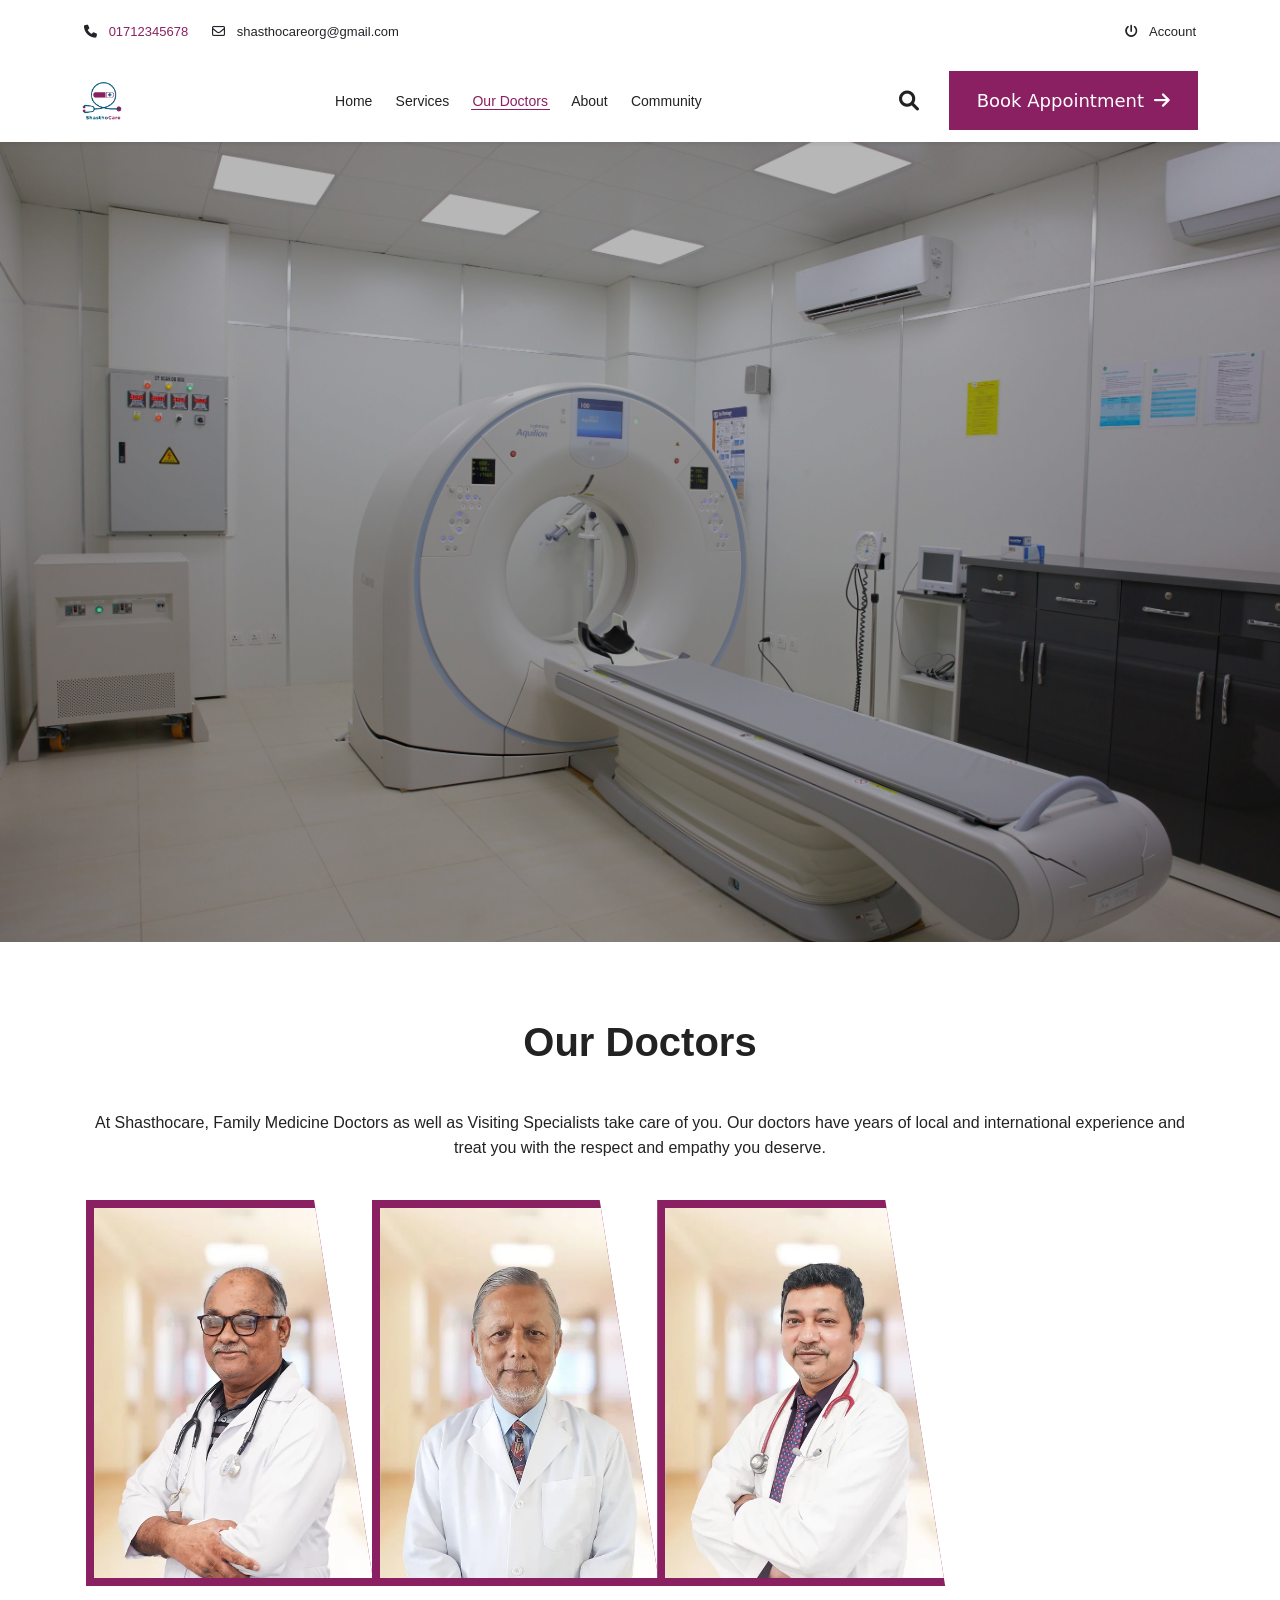
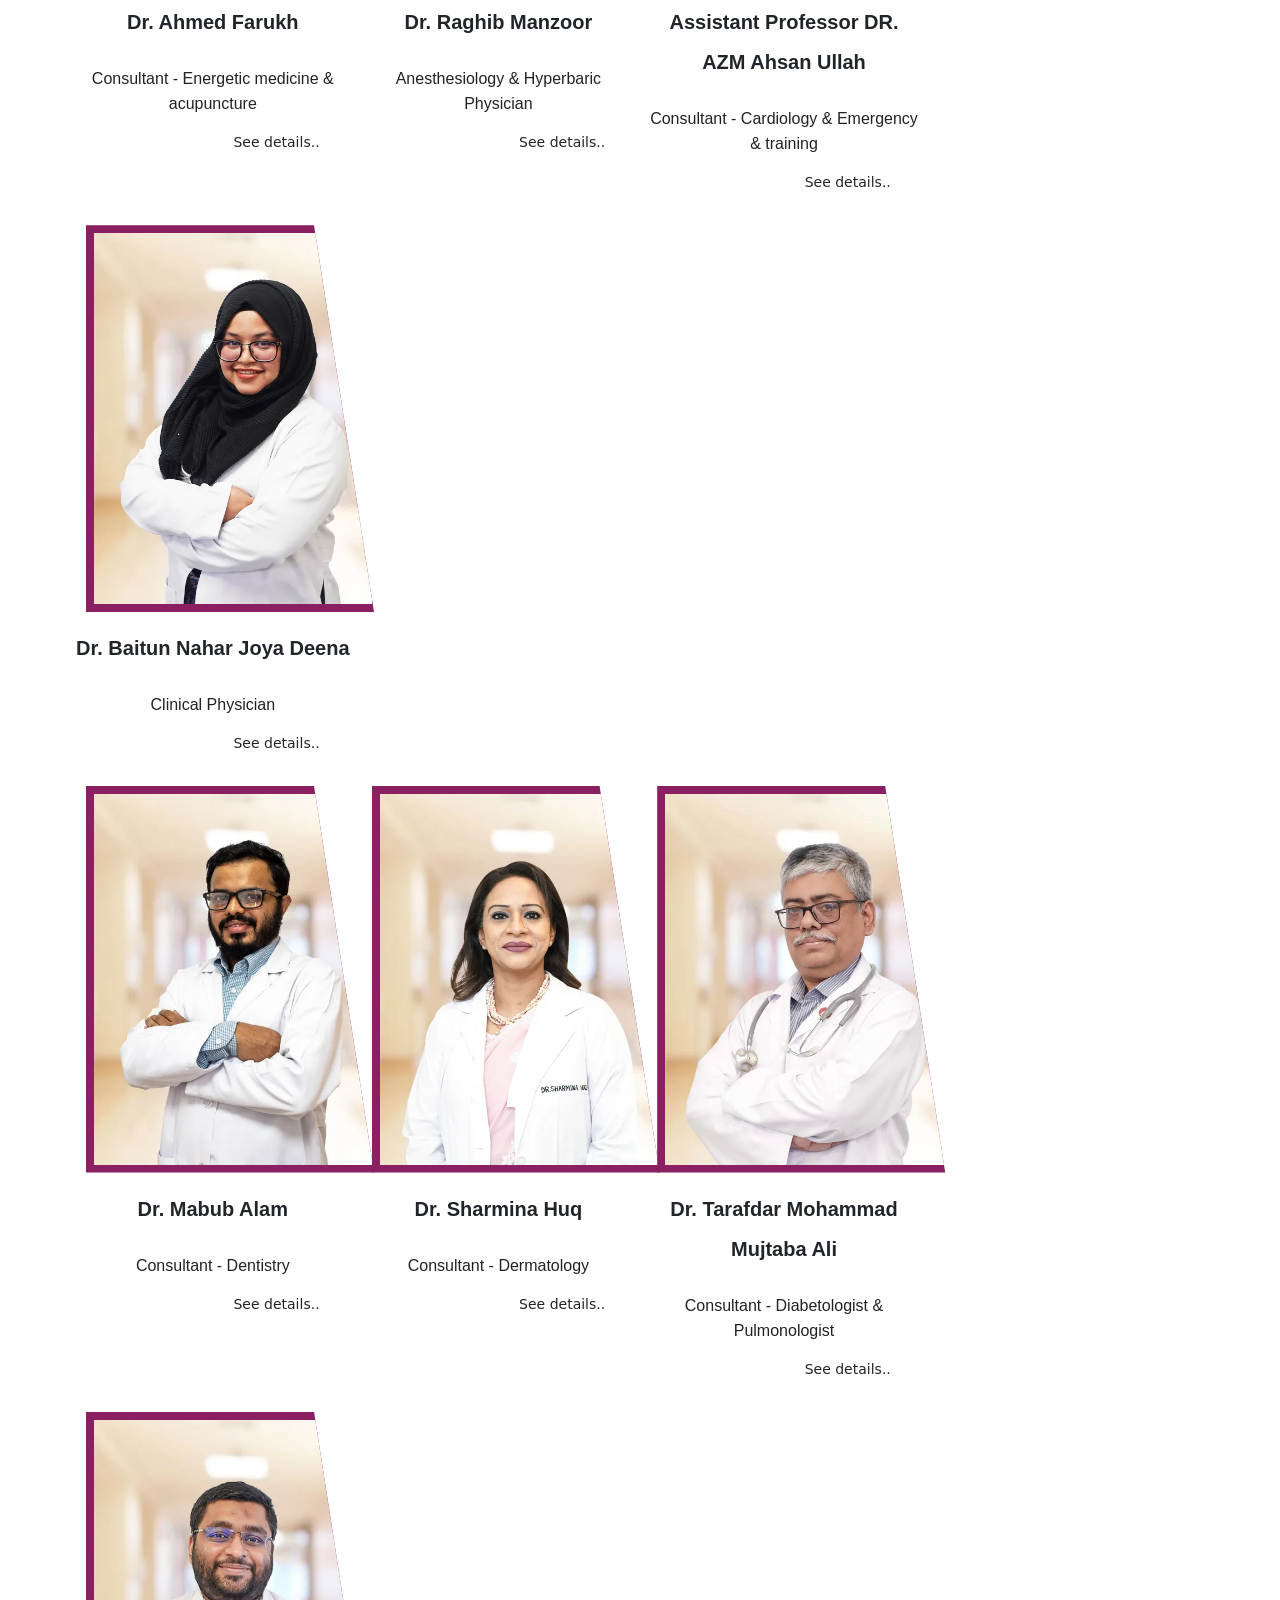
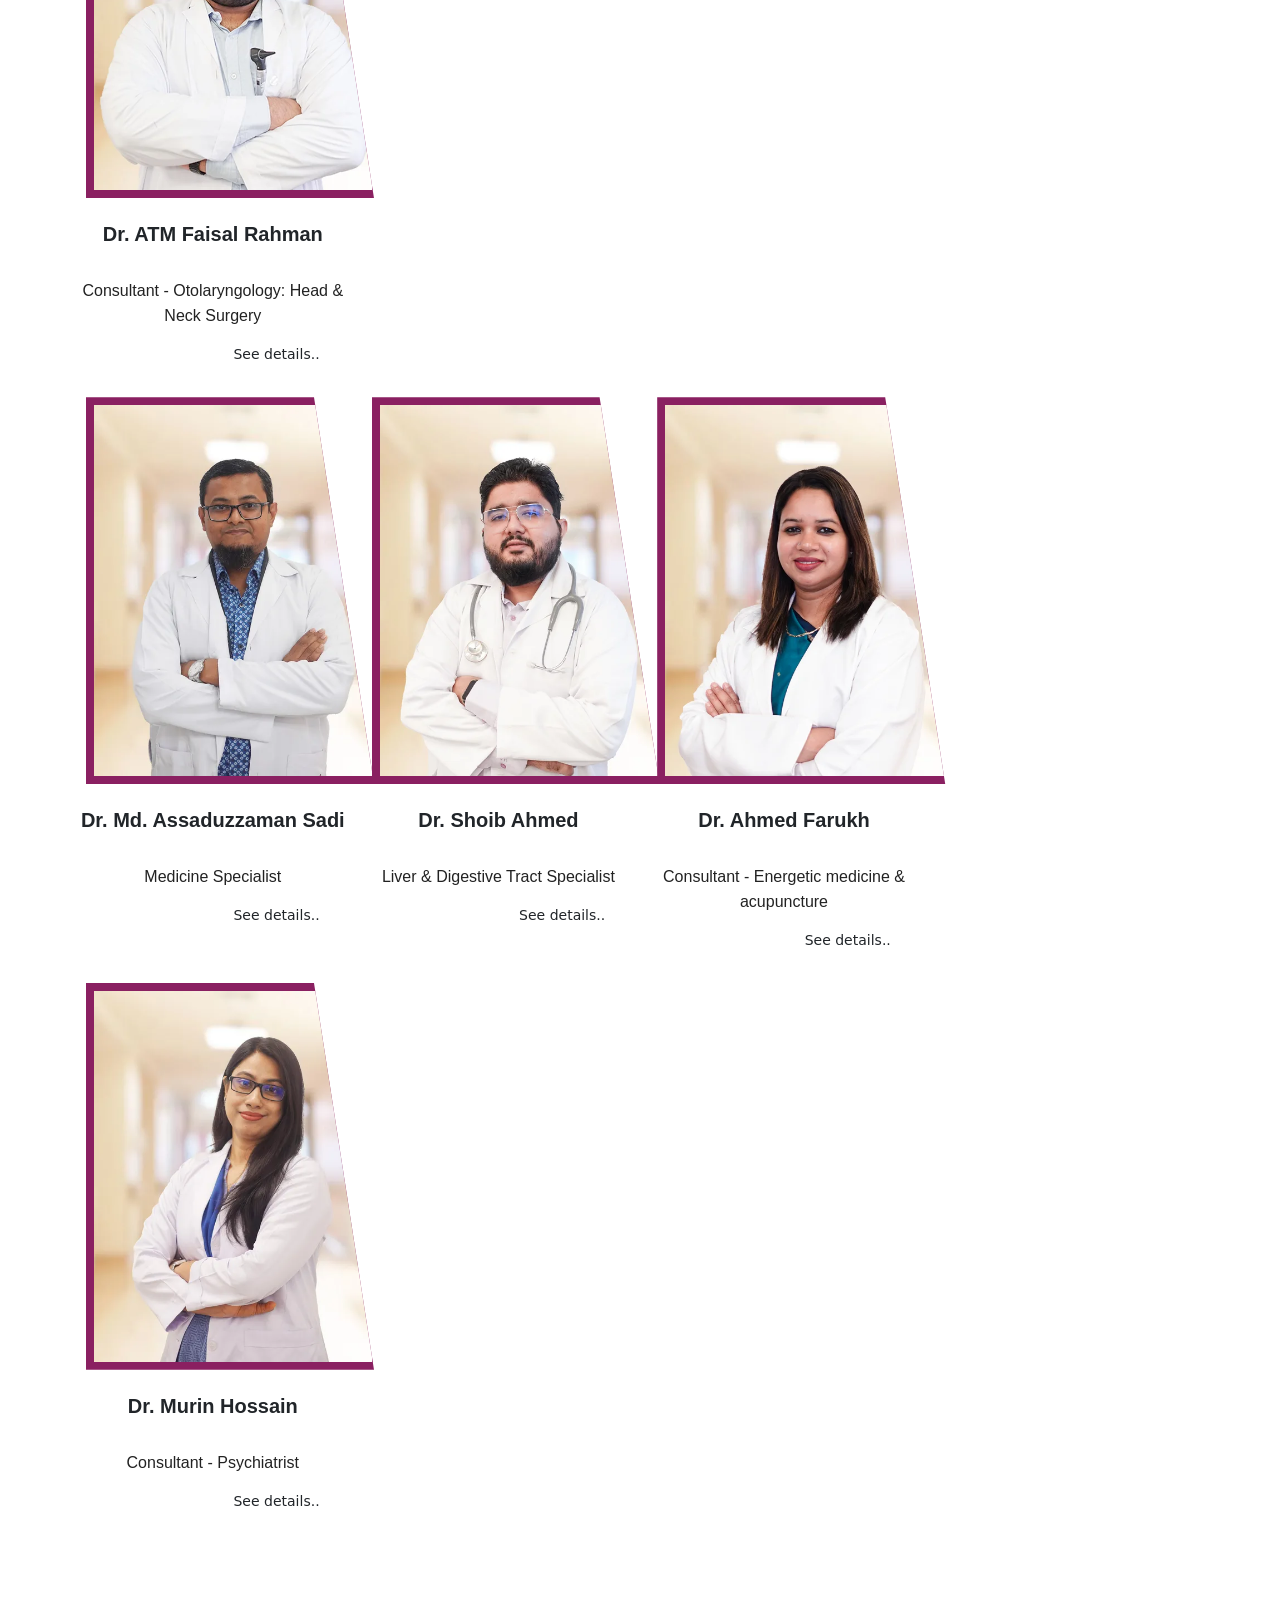
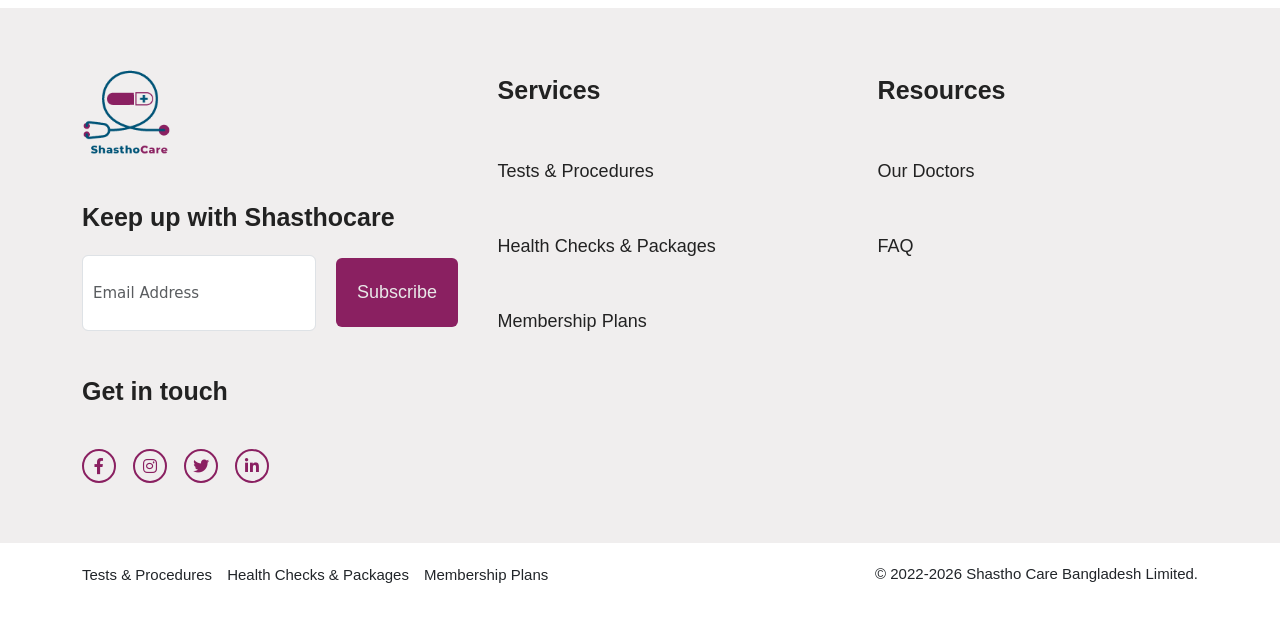
<file: ourdoctor.html>
<!DOCTYPE html>
<html lang="en">
<head>
    <meta charset="UTF-8">
    <meta name="viewport" content="width=device-width, initial-scale=1.0">
    <title>Shastho Care</title>
    

    <link rel="stylesheet" href="https://cdnjs.cloudflare.com/ajax/libs/font-awesome/6.0.0/css/all.min.css" integrity="sha512-9usAa10IRO0HhonpyAIVpjrylPvoDwiPUiKdWk5t3PyolY1cOd4DSE0Ga+ri4AuTroPR5aQvXU9xC6qOPnzFeg==" crossorigin="anonymous" referrerpolicy="no-referrer" />
    <link rel="icon" href="./Img/Shastho-Care.png" type="image/l-icon">
    <link rel="stylesheet" href="./css/bootstrap.min.css">
    <link rel="stylesheet" href="./css/style.css">
</head>
<body>


    <!-- topbar start -->
    <section id="topbar" class=" bg-white">
        <div class="container top-back">
            <div class="row top-text">
                <div class="col-md-6 text-center text-md-start">
                    <div class="head-1 d-flex gap-4 justify-content-center justify-content-md-start">
                        <div class="top-1">
                            <a href="#"><i class="fa-solid fa-phone me-2"></i> <span class="phone-number"> 01712345678</span></a>
                        </div>
                        <div class="top-2">
                            <a href="#"><i class="fa-regular fa-envelope me-2"></i> shasthocareorg@gmail.com</a>
                        </div>
                    </div>
                </div>
                <div class="col-md-6 top-dro text-center text-md-end mt-2 mt-md-0">
                    <div class="head-2 d-flex gap-4 justify-content-center justify-content-md-end">
                        <div class="top-4">
                            <ul>
                                <li>
                                    <a href="#"><i class="fa-solid fa-power-off me-2"></i> Account
                                    </a>
                                    <ul>
                                        <li>
                                            <a href="#sasthoSignup" data-bs-toggle="modal"><i class="fa-regular fa-circle-user"></i>Signup</a>
                                            <a href="#modalLogIn" data-bs-toggle="modal"><i class="fa-regular fa-circle-user"></i>Login</a>
                                        </li>
                                    </ul>
                                </li>
                            </ul>
                        </div>
                    </div>
                </div>
            </div>
        </div>
    </section>
    <!-- topbar end -->

    <!-- menubar start -->
   
    <nav class="navbar navbar-expand-lg sticky-top bg-white shadow-sm">
        <div class="container">
            <!-- Logo -->
            <a class="navbar-brand" href="#">
                <img class="logo" src="./Img/Shastho Care.png" alt="Shastho Care">
            </a>

            <!-- Mobile Toggle -->
            <button class="navbar-toggler" type="button"
                data-bs-toggle="collapse"
                data-bs-target="#navbarNav">
                <span class="navbar-toggler-icon"></span>
            </button>

            <!-- Menu -->
            <div class="collapse navbar-collapse menu" id="navbarNav">
                <ul class="navbar-nav mx-auto">
                    <li class="nav-item ">
                        <a class="nav-link" href="index.html">Home</a>
                    </li>
                    <li class="nav-item">
                        <a class="nav-link" href="services.html">Services</a>
                    </li>
                    <li class="nav-item">
                        <a class="nav-link active" href="ourdoctor.html">Our Doctors</a>
                    </li>
                    <li class="nav-item">
                        <a class="nav-link" href="about.html">About</a>
                    </li>
                    <li class="nav-item">
                        <a class="nav-link" href="community.html">Community</a>
                    </li>
                </ul>
                <div class="nav-search">
                    <a href="#">
                        <i class="fa-solid fa-magnifying-glass"></i>
                    </a>
                </div>
                <div class="appointment-btn">
                    <a href="#appointmentModal" data-bs-toggle="modal">
                        Book Appointment
                        <span class="arrow">
                            <i class="fa-solid fa-arrow-right"></i>
                        </span>
                    </a>
                </div>
            </div>
        </div>
    </nav>
    <!-- menubar end -->

    <!-- banner start -->
    <section id="doctors">
        <div class="container doc">
            
        </div>
    </section>
    <!-- banner end -->

    <!-- doctors gallary start -->
    <section id="doctor">
        <div class="doc-gallary">
            <div class="container">
                <div class="service-heading  sec-head">
                    <div class="row">
                        <div class="col-md-12 doc-text">
                            <h1 class="mb-5">Our Doctors</h1>
                            <p class="mb-4">At Shasthocare, Family Medicine Doctors as well as Visiting Specialists take care of you. Our doctors have years of local and international experience and treat you with the respect and empathy you deserve.</p>
                        </div>
                    </div>
                    <div class="row gallery-part">
                        <div class="col-md-3 gallary-col">
                            <div class="doc-img">
                                <div class="img-bg">
                                    <img src="./Img/Dr._Ahmed_Farukh.jpg" width="98%" alt="Dr._Ahmed_Farukh.jpg">
                                </div>
                            </div>
                            <div class="doct-text">
                                <h2 class="mb-4 mt-3">Dr. Ahmed Farukh</h2>
                                <p>Consultant - Energetic medicine & acupuncture</p>
                                <a href="#">See details..</a>
                            </div>
                        </div>
                         <div class="col-md-3 gallary-col">
                            <div class="doc-img">
                                <div class="img-bg">
                                    <img src="./Img/Dr._Raghib_Manzoor.jpg" width="98%" alt="Dr._Raghib_Manzoor.jpg">
                                </div>
                            </div>
                            <div class="doct-text">
                                <h2 class="mb-4 mt-3">Dr. Raghib Manzoor</h2>
                                <p>Anesthesiology & Hyperbaric Physician</p>
                                <a href="#">See details..</a>
                            </div>
                        </div>
                         <div class="col-md-3 gallary-col">
                            <div class="doc-img">
                                <div class="img-bg">
                                    <img src="./Img/ahsanullah.jpg" width="98%" alt="ahsanullah.jpg">
                                </div>
                            </div>
                            <div class="doct-text">
                                <h2 class="mb-4 mt-3">Assistant Professor DR. AZM Ahsan Ullah</h2>
                                <p>Consultant - Cardiology & Emergency & training</p>
                                <a href="#">See details..</a>
                            </div>
                        </div>
                        <div class="col-md-3 gallary-col">
                            <div class="doc-img">
                                <div class="img-bg">
                                    <img src="./Img/Dr._Deena.jpg" width="98%" alt="Dr._Deena.jpg">
                                </div>
                            </div>
                            <div class="doct-text">
                                <h2 class="mb-4 mt-3">Dr. Baitun Nahar Joya Deena</h2>
                                <p>Clinical Physician</p>
                                <a href="#">See details..</a>
                            </div>
                        </div>
                    </div>
                    <div class="row gallery-part">
                        <div class="col-md-3 gallary-col">
                            <div class="doc-img">
                                <div class="img-bg">
                                    <img src="./Img/Dr._Mahbub_Alam.jpg" width="98%" alt="Dr._Mahbub_Alam.jpg">
                                </div>
                            </div>
                            <div class="doct-text">
                                <h2 class="mb-4 mt-3">Dr. Mabub Alam</h2>
                                <p>Consultant - Dentistry</p>
                                <a href="#">See details..</a>
                            </div>
                        </div>
                         <div class="col-md-3 gallary-col">
                            <div class="doc-img">
                                <div class="img-bg">
                                    <img src="./Img/shamima.jpg" width="98%" alt="shamima.jpg">
                                </div>
                            </div>
                            <div class="doct-text">
                                <h2 class="mb-4 mt-3">Dr. Sharmina Huq</h2>
                                <p>Consultant - Dermatology</p>
                                <a href="#">See details..</a>
                            </div>
                        </div>
                         <div class="col-md-3 gallary-col">
                            <div class="doc-img">
                                <div class="img-bg">
                                    <img src="./Img/Dr._Tarafdar_Moham.jpg" width="98%" alt="Dr._Tarafdar_Moham.jpg">
                                </div>
                            </div>
                            <div class="doct-text">
                                <h2 class="mb-4 mt-3">Dr. Tarafdar Mohammad <br> Mujtaba Ali</h2>
                                <p>Consultant - Diabetologist & Pulmonologist</p>
                                <a href="#">See details..</a>
                            </div>
                        </div>
                        <div class="col-md-3 gallary-col">
                            <div class="doc-img">
                                <div class="img-bg">
                                    <img src="./Img/Dr._ATM Faisal_Rahman.jpg" width="98%" alt="Dr._ATM Faisal_Rahman.jpg">
                                </div>
                            </div>
                            <div class="doct-text">
                                <h2 class="mb-4 mt-3">Dr. ATM Faisal Rahman</h2>
                                <p>Consultant - Otolaryngology: Head &  <br> Neck Surgery</p>
                                <a href="#">See details..</a>
                            </div>
                        </div>
                    </div>
                    <div class="row gallery-part">
                        <div class="col-md-3 gallary-col">
                            <div class="doc-img">
                                <div class="img-bg">
                                    <img src="./Img/Dr._Sadi.jpg" width="98%" alt="Dr._Sadi.jpg">
                                </div>
                            </div>
                            <div class="doct-text">
                                <h2 class="mb-4 mt-3">Dr. Md. Assaduzzaman Sadi</h2>
                                <p>Medicine Specialist</p>
                                <a href="#">See details..</a>
                            </div>
                        </div>
                         <div class="col-md-3 gallary-col">
                            <div class="doc-img">
                                <div class="img-bg">
                                    <img src="./Img/shoib.jpg" width="98%" alt="shoib.jpg">
                                </div>
                            </div>
                            <div class="doct-text">
                                <h2 class="mb-4 mt-3">Dr. Shoib Ahmed</h2>
                                <p>Liver & Digestive Tract Specialist</p>
                                <a href="#">See details..</a>
                            </div>
                        </div>
                         <div class="col-md-3 gallary-col">
                            <div class="doc-img">
                                <div class="img-bg">
                                    <img src="./Img/Dr._Salma_Akter.jpg" width="98%" alt="Dr._Salma_Akter.jpg">
                                </div>
                            </div>
                            <div class="doct-text">
                                <h2 class="mb-4 mt-3">Dr. Ahmed Farukh</h2>
                                <p>Consultant - Energetic medicine & acupuncture</p>
                                <a href="#">See details..</a>
                            </div>
                        </div>
                        <div class="col-md-3 gallary-col">
                            <div class="doc-img">
                                <div class="img-bg">
                                    <img src="./Img/Dr._Murin.jpg" width="98%" alt="Dr._Murin.jpg">
                                </div>
                            </div>
                            <div class="doct-text">
                                <h2 class="mb-4 mt-3">Dr. Murin Hossain</h2>
                                <p>Consultant - Psychiatrist</p>
                                <a href="#">See details..</a>
                            </div>
                        </div>
                    </div>
                </div>
            </div>
        </div>
    </section>
    <!-- doctors gallary end -->

    <!-- footer start -->
    <section id="footer">
        <div class="container ftr">
            <div class="row">
                <div class="col-md-4">
                    <div class="logo">
                        <img src="./Img/Shastho Care.png" alt="Shastho Care.png" class="d-block">
                    </div>
                    <h2>Keep up with Shasthocare</h2>
                    <div class="form">
                        <div class="email">
                            <input type="text" class="form-control form-ct" id="email" placeholder="Email Address">
                        </div>
                        <div class="box">
                            <button type="submit" class="btn btn-color">Subscribe</button>
                        </div>
                    </div>
                    <h2>Get in touch</h2>
                    <div class="social-icon">
                        <a href="#"><i class="fa-brands fa-facebook-f"></i></a>
                        <a href="#"><i class="fa-brands fa-instagram"></i></a>
                        <a href="#"><i class="fa-brands fa-twitter"></i></a>
                        <a href="#"><i class="fa-brands fa-linkedin-in"></i></a>
                    </div>
                </div>
                <div class="col-md-4">
                   <div class="ftr-data">
                        <h2 class="mb-5">Services</h2>
                        <a href="#" class="mb-5">Tests & Procedures</a> <br>
                        <a href="#" class="mb-5">Health Checks & Packages</a> <br>
                        <a href="#" class="mb-5">Membership Plans</a>
                   </div>
                </div>
                <div class="col-md-4">
                    <div class="ftr-data">
                        <h2 class="mb-5">Resources</h2>
                        <a href="#" class="mb-5">Our Doctors</a> <br>
                        <a href="#" class="mb-5">FAQ</a>
                   </div>
                </div>
            </div>
        </div>
    </section>

    <!-- footer-bottom -->
    <section id="footer-bottom">
        <div class="container">
            <div class="row">
            <div class="col-md-6">
                <div class="ftr-btm">
                    <a href="#">Tests & Procedures</a>
                    <a href="#">Health Checks & Packages</a>
                    <a href="#">Membership Plans</a>
                </div>
            </div>
            <div class="col-md-6">
                <div class="ftr-te">
                    <p>© 2022-2026 Shastho Care Bangladesh Limited.</p>
                </div>
            </div>
        </div>
        </div>
    </section>
    <!-- footer end -->

    <!-- modal start -->
    <!-- signup -->
    <div class="modal fade" id="sasthoSignup">
        <div class="container-fluid">
                <div class="modal-dialog custom-modal">
                    <div class="modal-content">
                        <div class="modal-header">
                            <h5 class="modal-title">Sign Up</h5>
                            <button type="button" class="btn-close"  data-bs-dismiss="modal">
                                <span></span>
                            </button>
                        </div>
                        <div class="modal-body">
                            <div class="container-fluid"></div>
                                <div class="row">
                                <!-- Image -->
                                <div class="col-md-6">
                                    <div class="modal-img">
                                        <img src="./Img/miroshnichenko.jpg" alt="Doctor" class="img-fluid w-100">
                                    </div>
                                </div>
                                <div class="col-md-6">
                                    <form>
                                        <div class="row">
                                            <div class="col-12 mb-3">
                                                <label for="firstname" class="form-label">Name</label>
                                                <input type="text" class="form-control" id="firstname" placeholder="Full Name">
                                            </div>
                                            <div class="col-md-6 mb-3">
                                                <label for="email" class="form-label">Email</label>
                                                <input type="email" class="form-control" id="email" placeholder="Enter Email">
                                            </div>
                                            <div class="col-md-6 mb-3">
                                                <label for="phone" class="form-label">Phone</label>
                                                <input type="text" class="form-control" id="phone" placeholder="Phone Number">
                                            </div>
                                            <div class="col-md-6 mb-3">
                                                <label for="gender" class="form-label">Gender</label>
                                                <select class="form-select" id="gender" >
                                                    <option>Male</option>
                                                    <option>Female</option>
                                                </select>
                                            </div>
                                            <div class="col-md-6 mb-3">
                                                <label for="dob" class="form-label">Date of Birth</label>
                                                <input type="date" class="form-control" id="dob">
                                            </div>
                                        </div>
                                    </form>
                                </div>
                            </div>
                        </div>
                        <div class="modal-footer">
                            <button type="button" class="btn btn-secondary" data-bs-dismiss="modal">
                                Close
                            </button>
                            <button type="submit" class="btn btn-primary">
                                Sign Up
                            </button>
                        </div>
                    </div>
                </div>
            </div>
        </div>
        <!-- signin -->
        <div class="modal fade" id="modalLogIn">
            <div class="container-fluid">
                <div class="modal-dialog custom-modal">
                    <div class="modal-content">
                        <div class="modal-header">
                            <h5 class="modal-title">Login</h5>
                            <button type="button" class="btn-close" data-bs-dismiss="modal">
                                <span></span>
                            </button>
                        </div>
                        <div class="modal-body">
                            <form action="">
                                <div class="row">
                                    <div class="col-md-6 mb-3">
                                        <div class="modal-img">
                                            <img src="./Img/Dr._Jotishko.jpg" alt="Doctor" class="img-fluid mb-3 mt-4 w-100">
                                        </div>
                                    </div>
                                    <div class="col-md-6 mb-3">
                                        <div class="modal-imgs">
                                            <img src="./Img/Shastho-Care.png" alt="Doctor" class="img-fluid w-30 mb-5">
                                        </div>
                                        <h2 class="mb-5">Login</h2>
                                        <label for="continue" class="mb-3">Continue with phone number</label>
                                        <input type="text" class="form-control mb-4" id="email" placeholder="Type phone number">
                                        <button type="submit" class="w-100">Login</button>
                                    </div>
                                </div>
                            </form>
                        </div>
                        <div class="modal-footer">
                            <button type="button" class="btn btn-dark" data-bs-dismiss="modal">Close</button>
                            <button type="submit" class="btn btn-primary">Login</button>
                        </div>
                    </div>
                </div>
            </div>
        </div>
    </div>

    
    <!-- Appointment Modal -->
    <div class="modal fade appointment-modal" id="appointmentModal">
        <div class="modal-dialog modal-dialog-centered">
            <div class="modal-content">
                <div class="modal-header">
                    <h5 class="modal-title">Book Appointment</h5>
                    <button type="button" class="btn-close" data-bs-dismiss="modal"></button>
                </div>
                <div class="modal-body">
                    <form>
                        <div class="mb-3">
                            <label class="form-label">Full Name</label>
                            <input type="text" class="form-control" placeholder="Enter your name">
                        </div>
                        <div class="mb-3">
                            <label class="form-label">Age</label>
                            <input type="number" class="form-control" placeholder="Enter your age" required>
                        </div>
                        <div class="mb-3">
                            <label for="gender" class="form-label">Gender</label>
                            <select class="form-select" id="gender" required>
                                <option value="" selected disabled>Gender</option>
                                <option>Male</option>
                                <option>Female</option>
                                <option>Other</option>
                            </select>
                        </div>
                        <div class="mb-3">
                            <label class="form-label">Serial No</label>
                            <input type="text" class="form-control" placeholder="Enter serial number">
                        </div>
                        <div class="mb-3">
                            <label class="form-label">Appointment Date</label>
                            <input type="date" class="form-control">
                        </div>
                        <div class="mb-3">
                            <label class="form-label">Appointment Time</label>
                            <input type="time" class="form-control">
                        </div>
                        <div class="mb-3">
                            <label class="form-label">Message</label>
                            <textarea class="form-control" rows="4" placeholder="Write your message"></textarea>
                        </div>
                        <button type="submit" class="btn btn-primary w-100"> Submit Appointment</button>
                    </form>
                </div>
            </div>
        </div>
    </div>
    <!-- modal end -->
    
    <script src="./js/jquery-4.0.0.min.js"></script>
    <script src="./js/bootstrap.bundle.js"></script>
</body>
</html>
</file>
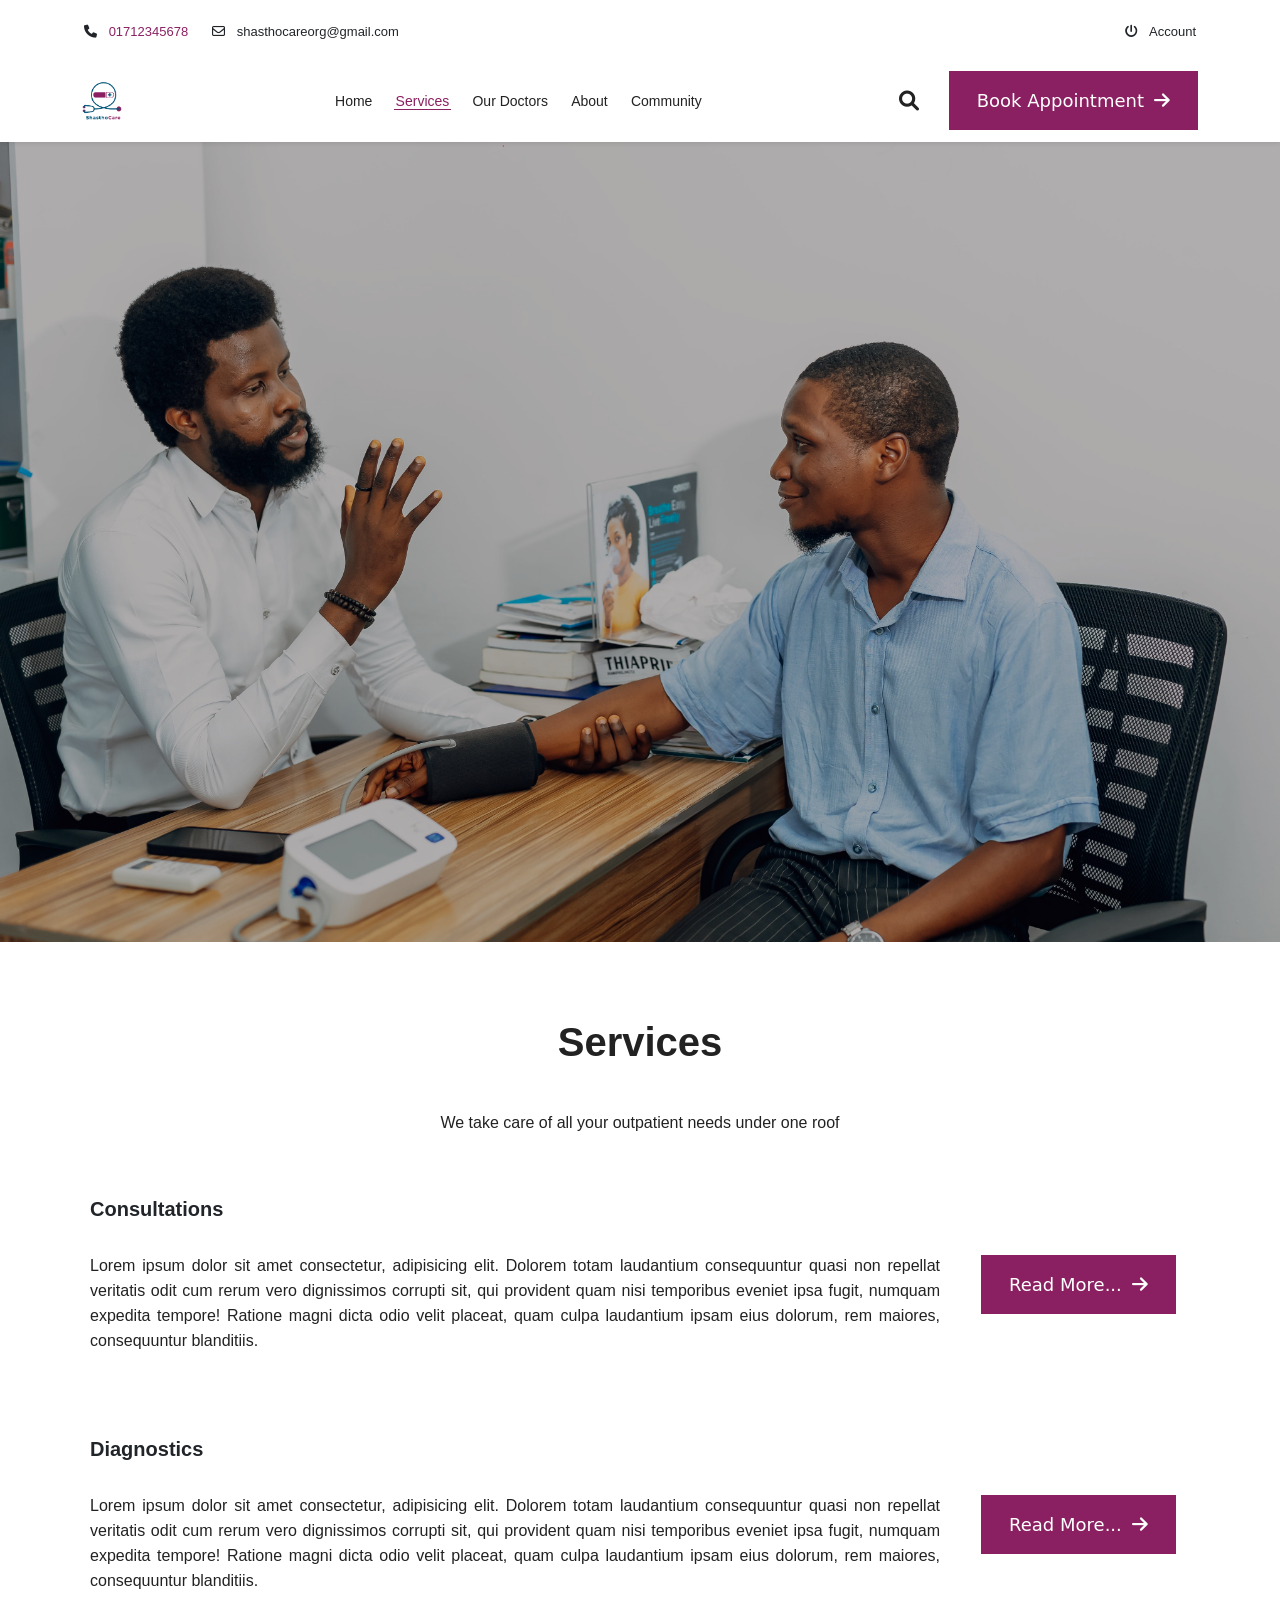
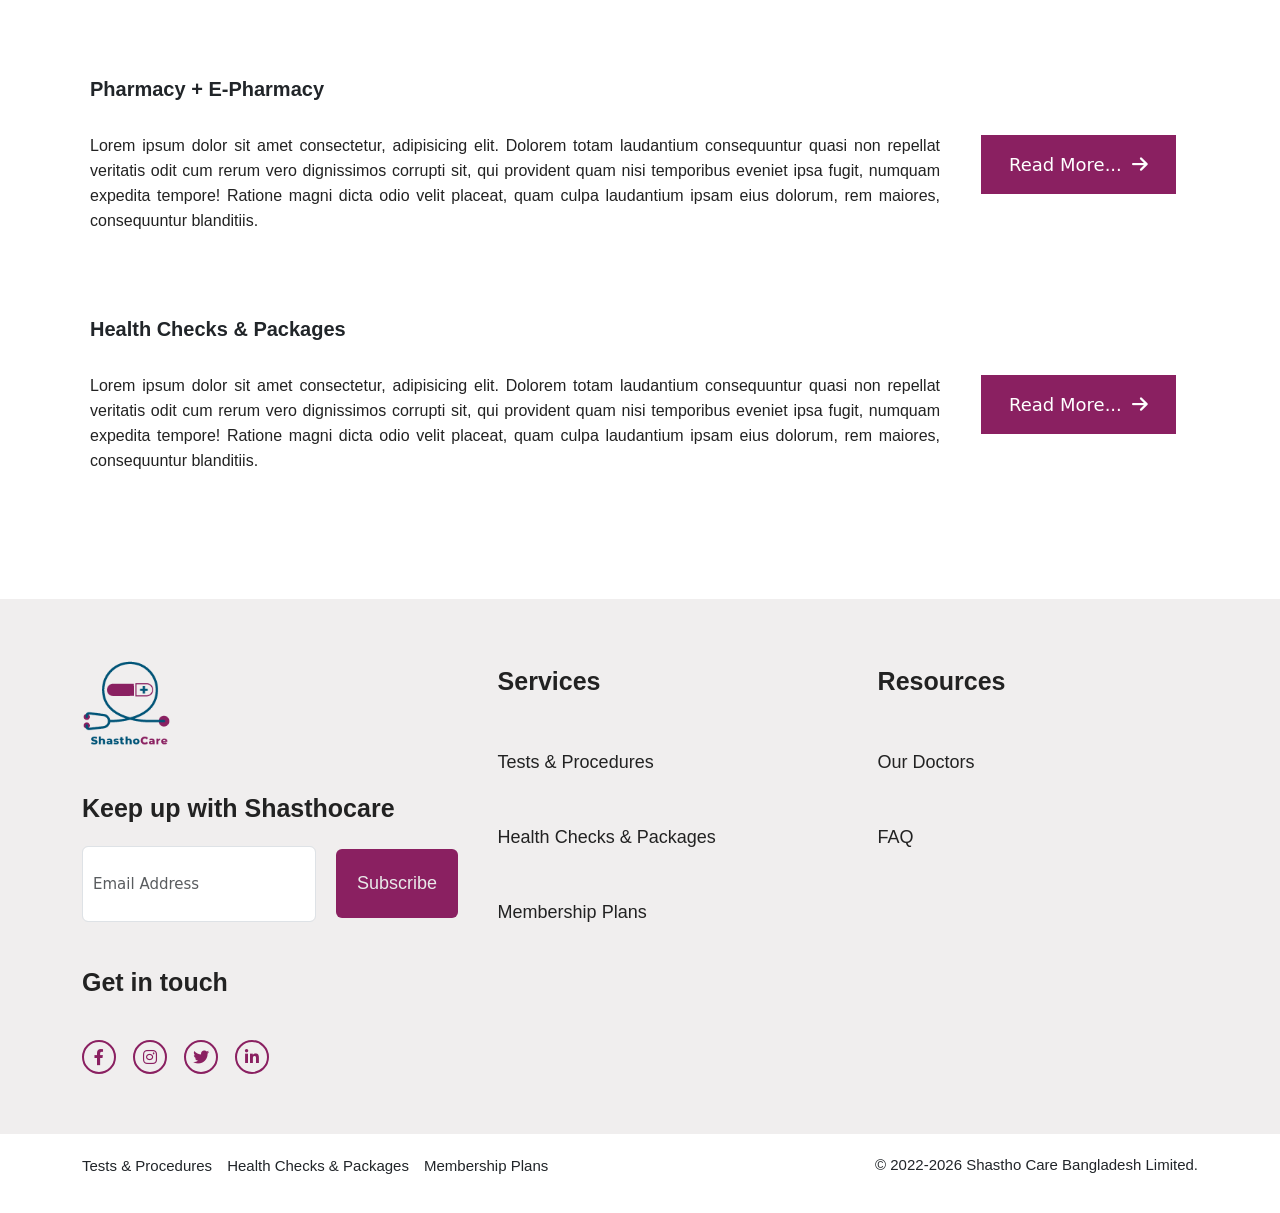
<file: services.html>
<!DOCTYPE html>
<html lang="en">
<head>
    <meta charset="UTF-8">
    <meta name="viewport" content="width=device-width, initial-scale=1.0">
    <title>Shastho Care</title>
    

    <link rel="stylesheet" href="https://cdnjs.cloudflare.com/ajax/libs/font-awesome/6.0.0/css/all.min.css" integrity="sha512-9usAa10IRO0HhonpyAIVpjrylPvoDwiPUiKdWk5t3PyolY1cOd4DSE0Ga+ri4AuTroPR5aQvXU9xC6qOPnzFeg==" crossorigin="anonymous" referrerpolicy="no-referrer" />
    <link rel="icon" href="./Img/Shastho-Care.png" type="image/l-icon">
    <link rel="stylesheet" href="./css/bootstrap.min.css">
    <link rel="stylesheet" href="./css/style.css">
</head>
<body>


    <!-- topbar start -->
    <section id="topbar" class=" bg-white">
        <div class="container top-back">
            <div class="row top-text">
                <div class="col-md-6 text-center text-md-start">
                    <div class="head-1 d-flex gap-4 justify-content-center justify-content-md-start">
                        <div class="top-1">
                            <a href="#"><i class="fa-solid fa-phone me-2"></i> <span class="phone-number"> 01712345678</span></a>
                        </div>
                        <div class="top-2">
                            <a href="#"><i class="fa-regular fa-envelope me-2"></i> shasthocareorg@gmail.com</a>
                        </div>
                    </div>
                </div>
                <div class="col-md-6 top-dro text-center text-md-end mt-2 mt-md-0">
                    <div class="head-2 d-flex gap-4 justify-content-center justify-content-md-end">
                        <div class="top-4">
                            <ul>
                                <li>
                                    <a href="#"><i class="fa-solid fa-power-off me-2"></i> Account
                                    </a>
                                    <ul>
                                        <li>
                                            <a href="#sasthoSignup" data-bs-toggle="modal"><i class="fa-regular fa-circle-user"></i>Signup</a>
                                            <a href="#modalLogIn" data-bs-toggle="modal"><i class="fa-regular fa-circle-user"></i>Login</a>
                                        </li>
                                    </ul>
                                </li>
                            </ul>
                        </div>
                    </div>
                </div>
            </div>
        </div>
    </section>
    <!-- topbar end -->

    <!-- menubar start -->
   
    <nav class="navbar navbar-expand-lg sticky-top bg-white shadow-sm">
        <div class="container">
            <!-- Logo -->
            <a class="navbar-brand" href="#">
                <img class="logo" src="./Img/Shastho Care.png" alt="Shastho Care">
            </a>

            <!-- Mobile Toggle -->
            <button class="navbar-toggler" type="button"
                data-bs-toggle="collapse"
                data-bs-target="#navbarNav">
                <span class="navbar-toggler-icon"></span>
            </button>

            <!-- Menu -->
            <div class="collapse navbar-collapse menu" id="navbarNav">
                <ul class="navbar-nav mx-auto">
                    <li class="nav-item ">
                        <a class="nav-link" href="index.html">Home</a>
                    </li>
                    <li class="nav-item">
                        <a class="nav-link active" href="services.html">Services</a>
                    </li>
                    <li class="nav-item">
                        <a class="nav-link" href="ourdoctor.html">Our Doctors</a>
                    </li>
                    <li class="nav-item">
                        <a class="nav-link" href="about.html">About</a>
                    </li>
                    <li class="nav-item">
                        <a class="nav-link" href="community.html">Community</a>
                    </li>
                </ul>
                <div class="nav-search">
                    <a href="#">
                        <i class="fa-solid fa-magnifying-glass"></i>
                    </a>
                </div>
                <div class="appointment-btn">
                    <a href="#appointmentModal" data-bs-toggle="modal">
                        Book Appointment
                        <span class="arrow">
                            <i class="fa-solid fa-arrow-right"></i>
                        </span>
                    </a>
                </div>
            </div>
        </div>
    </nav>
    <!-- menubar end -->

    <!-- banner start -->
    <section id="services">
        <div class="container ser">
            
        </div>
    </section>
    <!-- banner end -->

    <section id="ser-content">
        <div class="container">
            <div class="service-heading  sec-head">
                <div class="row">
                    <div class="col-md-12 ser-co">
                        <h1 class="mb-5">Services</h1>
                        <p class="mb-4">We take care of all your outpatient needs under one roof</p>
                    </div>
                    <div class="col-md-12  con">
                        <h2 class="mb-4">Consultations</h2>
                        <p>Lorem ipsum dolor sit amet consectetur, adipisicing elit. Dolorem totam laudantium consequuntur quasi non repellat veritatis odit cum rerum vero dignissimos corrupti sit, qui provident quam nisi temporibus eveniet ipsa fugit, numquam expedita tempore! Ratione magni dicta odio velit placeat, quam culpa laudantium ipsam eius dolorum, rem maiores, consequuntur blanditiis.
                        </p>
                        <div class="appointment-btn">
                            <a href="#">Read More...
                                <span class="arrow">
                                    <i class="fa-solid fa-arrow-right"></i>
                                </span>
                            </a>
                        </div>
                    </div>
                    <div class="col-md-12  con">
                        <h2 class="mb-4">Diagnostics</h2>
                        <p>Lorem ipsum dolor sit amet consectetur, adipisicing elit. Dolorem totam laudantium consequuntur quasi non repellat veritatis odit cum rerum vero dignissimos corrupti sit, qui provident quam nisi temporibus eveniet ipsa fugit, numquam expedita tempore! Ratione magni dicta odio velit placeat, quam culpa laudantium ipsam eius dolorum, rem maiores, consequuntur blanditiis.
                        </p>
                        <div class="appointment-btn">
                            <a href="#">Read More...
                                <span class="arrow">
                                    <i class="fa-solid fa-arrow-right"></i>
                                </span>
                            </a>
                        </div>
                    </div>
                    <div class="col-md-12  con">
                        <h2 class="mb-4">Pharmacy + E-Pharmacy</h2>
                        <p>Lorem ipsum dolor sit amet consectetur, adipisicing elit. Dolorem totam laudantium consequuntur quasi non repellat veritatis odit cum rerum vero dignissimos corrupti sit, qui provident quam nisi temporibus eveniet ipsa fugit, numquam expedita tempore! Ratione magni dicta odio velit placeat, quam culpa laudantium ipsam eius dolorum, rem maiores, consequuntur blanditiis.
                        </p>
                        <div class="appointment-btn">
                            <a href="#">Read More...
                                <span class="arrow">
                                    <i class="fa-solid fa-arrow-right"></i>
                                </span>
                            </a>
                        </div>
                    </div>
                    <div class="col-md-12  con">
                        <h2 class="mb-4">Health Checks & Packages</h2>
                        <p>Lorem ipsum dolor sit amet consectetur, adipisicing elit. Dolorem totam laudantium consequuntur quasi non repellat veritatis odit cum rerum vero dignissimos corrupti sit, qui provident quam nisi temporibus eveniet ipsa fugit, numquam expedita tempore! Ratione magni dicta odio velit placeat, quam culpa laudantium ipsam eius dolorum, rem maiores, consequuntur blanditiis.
                        </p>
                        <div class="appointment-btn">
                            <a href="#">Read More...
                                <span class="arrow">
                                    <i class="fa-solid fa-arrow-right"></i>
                                </span>
                            </a>
                        </div>
                    </div>
                </div>
            </div>
        </div>
    </section>


    <!-- footer start -->
    <section id="footer">
        <div class="container ftr">
            <div class="row">
                <div class="col-md-4">
                    <div class="logo">
                        <img src="./Img/Shastho Care.png" alt="Shastho Care.png" class="d-block">
                    </div>
                    <h2>Keep up with Shasthocare</h2>
                    <div class="form">
                        <div class="email">
                            <input type="text" class="form-control form-ct" id="email" placeholder="Email Address">
                        </div>
                        <div class="box">
                            <button type="submit" class="btn btn-color">Subscribe</button>
                        </div>
                    </div>
                    <h2>Get in touch</h2>
                    <div class="social-icon">
                        <a href="#"><i class="fa-brands fa-facebook-f"></i></a>
                        <a href="#"><i class="fa-brands fa-instagram"></i></a>
                        <a href="#"><i class="fa-brands fa-twitter"></i></a>
                        <a href="#"><i class="fa-brands fa-linkedin-in"></i></a>
                    </div>
                </div>
                <div class="col-md-4">
                   <div class="ftr-data">
                        <h2 class="mb-5">Services</h2>
                        <a href="#" class="mb-5">Tests & Procedures</a> <br>
                        <a href="#" class="mb-5">Health Checks & Packages</a> <br>
                        <a href="#" class="mb-5">Membership Plans</a>
                   </div>
                </div>
                <div class="col-md-4">
                    <div class="ftr-data">
                        <h2 class="mb-5">Resources</h2>
                        <a href="#" class="mb-5">Our Doctors</a> <br>
                        <a href="#" class="mb-5">FAQ</a>
                   </div>
                </div>
            </div>
        </div>
    </section>

    <!-- footer-bottom -->
    <section id="footer-bottom">
        <div class="container">
            <div class="row">
            <div class="col-md-6">
                <div class="ftr-btm">
                    <a href="#">Tests & Procedures</a>
                    <a href="#">Health Checks & Packages</a>
                    <a href="#">Membership Plans</a>
                </div>
            </div>
            <div class="col-md-6">
                <div class="ftr-te">
                    <p>© 2022-2026 Shastho Care Bangladesh Limited.</p>
                </div>
            </div>
        </div>
        </div>
    </section>
    <!-- footer end -->

    <!-- modal start -->
    <!-- signup -->
    <div class="modal fade" id="sasthoSignup">
        <div class="container-fluid">
                <div class="modal-dialog custom-modal">
                    <div class="modal-content">
                        <div class="modal-header">
                            <h5 class="modal-title">Sign Up</h5>
                            <button type="button" class="btn-close"  data-bs-dismiss="modal">
                                <span></span>
                            </button>
                        </div>
                        <div class="modal-body">
                            <div class="container-fluid"></div>
                                <div class="row">
                                <!-- Image -->
                                <div class="col-md-6">
                                    <div class="modal-img">
                                        <img src="./Img/miroshnichenko.jpg" alt="Doctor" class="img-fluid w-100">
                                    </div>
                                </div>
                                <div class="col-md-6">
                                    <form>
                                        <div class="row">
                                            <div class="col-12 mb-3">
                                                <label for="firstname" class="form-label">Name</label>
                                                <input type="text" class="form-control" id="firstname" placeholder="Full Name">
                                            </div>
                                            <div class="col-md-6 mb-3">
                                                <label for="email" class="form-label">Email</label>
                                                <input type="email" class="form-control" id="email" placeholder="Enter Email">
                                            </div>
                                            <div class="col-md-6 mb-3">
                                                <label for="phone" class="form-label">Phone</label>
                                                <input type="text" class="form-control" id="phone" placeholder="Phone Number">
                                            </div>
                                            <div class="col-md-6 mb-3">
                                                <label for="gender" class="form-label">Gender</label>
                                                <select class="form-select" id="gender" >
                                                    <option>Male</option>
                                                    <option>Female</option>
                                                </select>
                                            </div>
                                            <div class="col-md-6 mb-3">
                                                <label for="dob" class="form-label">Date of Birth</label>
                                                <input type="date" class="form-control" id="dob">
                                            </div>
                                        </div>
                                    </form>
                                </div>
                            </div>
                        </div>
                        <div class="modal-footer">
                            <button type="button" class="btn btn-secondary" data-bs-dismiss="modal">
                                Close
                            </button>
                            <button type="submit" class="btn btn-primary">
                                Sign Up
                            </button>
                        </div>
                    </div>
                </div>
            </div>
        </div>
        <!-- signin -->
        <div class="modal fade" id="modalLogIn">
            <div class="container-fluid">
                <div class="modal-dialog custom-modal">
                    <div class="modal-content">
                        <div class="modal-header">
                            <h5 class="modal-title">Login</h5>
                            <button type="button" class="btn-close" data-bs-dismiss="modal">
                                <span></span>
                            </button>
                        </div>
                        <div class="modal-body">
                            <form action="">
                                <div class="row">
                                    <div class="col-md-6 mb-3">
                                        <div class="modal-img">
                                            <img src="./Img/Dr._Jotishko.jpg" alt="Doctor" class="img-fluid mb-3 mt-4 w-100">
                                        </div>
                                    </div>
                                    <div class="col-md-6 mb-3">
                                        <div class="modal-imgs">
                                            <img src="./Img/Shastho-Care.png" alt="Doctor" class="img-fluid w-30 mb-5">
                                        </div>
                                        <h2 class="mb-5">Login</h2>
                                        <label for="continue" class="mb-3">Continue with phone number</label>
                                        <input type="text" class="form-control mb-4" id="email" placeholder="Type phone number">
                                        <button type="submit" class="w-100">Login</button>
                                    </div>
                                </div>
                            </form>
                        </div>
                        <div class="modal-footer">
                            <button type="button" class="btn btn-dark" data-bs-dismiss="modal">Close</button>
                            <button type="submit" class="btn btn-primary">Login</button>
                        </div>
                    </div>
                </div>
            </div>
        </div>
    </div>

    
    <!-- Appointment Modal -->
    <div class="modal fade appointment-modal" id="appointmentModal">
        <div class="modal-dialog modal-dialog-centered">
            <div class="modal-content">
                <div class="modal-header">
                    <h5 class="modal-title">Book Appointment</h5>
                    <button type="button" class="btn-close" data-bs-dismiss="modal"></button>
                </div>
                <div class="modal-body">
                    <form>
                        <div class="mb-3">
                            <label class="form-label">Full Name</label>
                            <input type="text" class="form-control" placeholder="Enter your name">
                        </div>
                        <div class="mb-3">
                            <label class="form-label">Age</label>
                            <input type="number" class="form-control" placeholder="Enter your age" required>
                        </div>
                        <div class="mb-3">
                            <label for="gender" class="form-label">Gender</label>
                            <select class="form-select" id="gender" required>
                                <option value="" selected disabled>Gender</option>
                                <option>Male</option>
                                <option>Female</option>
                                <option>Other</option>
                            </select>
                        </div>
                        <div class="mb-3">
                            <label class="form-label">Serial No</label>
                            <input type="text" class="form-control" placeholder="Enter serial number">
                        </div>
                        <div class="mb-3">
                            <label class="form-label">Appointment Date</label>
                            <input type="date" class="form-control">
                        </div>
                        <div class="mb-3">
                            <label class="form-label">Appointment Time</label>
                            <input type="time" class="form-control">
                        </div>
                        <div class="mb-3">
                            <label class="form-label">Message</label>
                            <textarea class="form-control" rows="4" placeholder="Write your message"></textarea>
                        </div>
                        <button type="submit" class="btn btn-primary w-100"> Submit Appointment</button>
                    </form>
                </div>
            </div>
        </div>
    </div>
    <!-- modal end -->




    <script src="./js/jquery-4.0.0.min.js"></script>
    <script src="./js/bootstrap.bundle.js"></script>
</body>
</html>
</file>
<file: css/style.css>
@font-face {
    font-family: "Exo", sans-serif;
    src: url(../fonts/Exo-Bold.ttf);
}
* {
    margin: 0;
    padding: 0;
    box-sizing: border-box;
}
a {
    text-decoration: none;
    display: inline-block;
    color: inherit;
}
i {
    display: inline-block;
}
ul,li,ol {
    list-style: none;
}
h1,h2,h3,h4,h5,h6 {
    font-family: "Exo", sans-serif;
    font-weight: bold;
    line-height: 40px;
    text-align: center;

}

.sec-head h1{  
    font-family: "Exo", sans-serif;
    font-size: 40px;
    font-weight: bold;
    color: #222;  
    text-align: center;
}
.sec-head p {
    font-family: "Exo", sans-serif;
    font-size: 16px;
    color: #222;  
    text-align: center;
    line-height: 25px;
}
img {
    vertical-align: middle;
}
body,html {
    scroll-behavior: smooth;
}
html {
    scroll-behavior: smooth;
}

body {
    overflow-y: scroll;
}
/* all common css */

/* topbar start */
#topbar {
    position: relative;
    z-index: 1031;
    font-family: "Exo", sans-serif;
    font-size: 13px;
}
#topbar .top-text {
    padding: 2px;
    margin-top: 20px;
}
#topbar .top-1 .phone-number {
    color: #8a2061;
}

#topbar .top-text ul li {
    position: relative;
}
#topbar .top-text ul li ul {
    position: absolute;
    background-color: #fff;
    top: 100%;
    width: 170px;
    left: 50%;
    text-align: left;
    transform: translateX(-50%);
    padding: 10px 10px;
    opacity: 0;
    visibility: hidden;
    z-index: 999;
    transition: 0.4s;
    box-shadow: 0 0 12px -1px rgb(0, 0, 0, 0.244);
}
#topbar .top-text ul li:hover > ul {
    opacity: 1;
    visibility: visible;
}

#topbar .top-text ul li ul li {
    display: block;
}
#topbar .top-text ul li ul li a {
    line-height: 45px;
    display: block;
    padding: 4px 15px;
    transition: 0.3s;
    -webkit-transition: 0.3s;
    -moz-transition: 0.3s;
    -ms-transition: 0.3s;
    -o-transition: 0.3s;
}
#topbar .top-text ul li ul li a:hover {
    background-color: #e9e9e9;
    color: #8a2061;
}
#topbar .top-text ul li ul li a i {
    margin-right: 8px;
}
#topbar .top-text ul li ul li a i:hover {
    color: #8a2061;
}

/* service page */
#topbar .tob-back {
    background-color: none;
}
/* topbar end */


/* Logo */
.navbar{
    position: sticky;
    top: 0;
    z-index: 1030;
}
.navbar .logo{
    max-width: 40px;
    top: 0;
    width: 100%;
    height: auto;
}

/* navbar start*/
.navbar .menu ul li a {
    /* display: inline-block; */
    color: #222;
    font-size: 14px;
    font-family: "Exo", sans-serif;
    font-weight: 400;
    margin: 0 10px;
    line-height: 50px;
}
.navbar-nav .nav-link{
    position: relative;
    transition: color 0.4s linear;
    -webkit-transition: color 0.4s linear;
    -moz-transition: color 0.4s linear;
    -ms-transition: color 0.4s linear;
    -o-transition: color 0.4s linear;
}
.navbar-nav .nav-link::after{
    content: "";
    position: absolute;
    left: 0;
    bottom: 24px;
    width: 0;
    height: 1px;
    background: #8a2061;
    transition: width 0.3s ease;
}
.navbar-nav .nav-link:hover{
    color: #8a2061;
}
.navbar-nav .nav-link:hover::after,
.navbar-nav .nav-link.active::after{
    width: 100%;
}
.navbar-nav .nav-link.active{
    color: #8a2061;
}

.nav-search{
    margin-right: 30px;
}
.nav-search a{
    color: #222;
    font-size: 20px;
    transition: .3s;
}
.nav-search a:hover{
    color: #8a2061;
}

/* Appointment Button */
.appointment-btn a{
    background: #8a2061;
    color: white;
    padding: 16px 28px;
    text-decoration: none;
    display: inline-flex;
    align-items: center;  
    gap: 10px;
    font-size: 18px;
    font-weight: 500;
    transition: .4s;
}
/* Arrow Animation */
.arrow{
    transition: .4s;
}
.appointment-btn a:hover{
    border: none;
    background: #a83a79;
    color: #fff;
}
.appointment-btn a:hover .arrow{
    transform: translateX(8px);
}
.modal.fade .modal-dialog{
    transition: all linear 0.4s ;
    -webkit-transition: all linear 0.4s ;
    -moz-transition: all linear 0.4s ;
    -ms-transition: all linear 0.4s ;
    -o-transition: all linear 0.4s ;
}
/* navbar end */

/* banner start */
#banner .carousel-item{
    height: 900px; /* প্রয়োজন অনুযায়ী */
    position: relative;
}
#banner .carousel-item img{
    width: 100%;
    height: 100%;
    object-fit: cover;
    object-position: center 20%;
}
#banner .carousel-item .overlay {
    position: absolute;
    top: 0;
    left: 0;
    width: 100%;
    height: 100%;
    background-color: rgba(0, 0, 0, 0.566);
}
#banner .carousel-item .overlay .caro-text {
     z-index: 2;
    margin-bottom: 290px;
}
#banner .carousel-item .overlay .caro-text h1 {
    font-size: 40px;
    font-weight: bold;
    line-height: 90px;
}
#banner .carousel-item .overlay .caro-text P {
    font-size: 20px;
    line-height: 30px;
}
#banner .carousel-control-prev,
#banner .carousel-control-next{
    width: 40px;
    height: 40px;
    background: #fff;
    border-radius: 50%;
    opacity: 1;
    top: 50%;
    transform: translateY(-50%);
    -webkit-border-radius: 50%;
    -moz-border-radius: 50%;
    -ms-border-radius: 50%;
    -o-border-radius: 50%;
}
#banner .carousel-control-prev-icon,
#banner .carousel-control-next-icon{
    filter: brightness(0);
    -webkit-filter: brightness(0);
}
/* banner end */

/* services start */
#services {
    position: relative;
    background-image: url(../Img/pataint.jpg);
    background-repeat: no-repeat;
    background-size: cover;
    background-position: center;
    min-height: 800px;
    height: auto;
    width: 100%;
}
#services::after {
    content: '';
    position: absolute;
    top: 0;
    left: 0;
    width: 100%;
    height: 100%;
    background-color: rgba(0, 0, 0, 0.284);
}
#ser-content {
    padding: 80px 0;
}
#ser-content .con {
    position: relative;
    padding: 30px 20px;
    transition: all linear 0.3s;
    -webkit-transition: all linear 0.3s;
    -moz-transition: all linear 0.3s;
    -ms-transition: all linear 0.3s;
    -o-transition: all linear 0.3s;
}
#ser-content .con:hover {
    background-color: #e9e9e9;
}
#ser-content .con h2 {
    font-size: 20px;
    font-weight: bold;
    text-align: left;
}
#ser-content .con p {
    text-align: justify;
    padding-right: 250px;
}
#ser-content .con .appointment-btn {
    position: absolute;
    top: 40%;
    right: 3%;
}
/* services end */

/* doctors start */
#doctors {
    position: relative;
    background-image: url(../Img/cityscan.jpg);
    background-repeat: no-repeat;
    background-size: cover;
    background-position: center;
    min-height: 800px;
    height: auto;
    width: 100%;
}
#doctors::after {
    content: '';
    position: absolute;
    top: 0;
    left: 0;
    width: 100%;
    height: 100%;
    background-color: rgba(0, 0, 0, 0.284);
}
#doctor {
    padding: 80px 0;
}
#doctor .gallary-col {
    width: 24%;
    padding: 10px 0;
    margin: 6px;
    transition: all linear 0.4s;
    -webkit-transition: all linear 0.4s;
    -moz-transition: all linear 0.4s;
    -ms-transition: all linear 0.4s;
    -o-transition: all linear 0.4s;
}
#doctor .gallary-col:hover {
    box-shadow:0 0 6px 3px rgba(0, 0, 0, 0.224);
}
#doctor .doc-img .img-bg {
    width: 300px;
    padding: 8px;
    margin: 0 10px;
    background-color:#8a2061;
    clip-path: polygon(0% 0%,76% 0%,96% 100%,0% 100%);
    position: relative;
}
#doctor .doc-img .img-bg img {
    transition: all linear 0.4s;
}
#doctor .doc-img .img-bg:hover img {
    transform: scale(1.1);
    
}
#doctor .gallary-col .doct-text h2 {
    font-size: 20px;
}
#doctor .gallary-col .doct-text a {
    display: block;
    font-size: 14px;
    text-align: right;
    margin: 0 30px;
}
#doctor .gallary-col .doct-text a:hover {
    color: #8a2061;
}
/* doctors end */

/* about start */
#about {
    margin-bottom: 650px;
}
#about .about-heading {
    position: relative;
}
#about .about-heading .abt-af {
    position: absolute;
    width: 100%;
    top: -30%;
    left: 0;
    height: 400px;
    background-color: #fff;
}
#about .about-heading .abt-af .abt-tp {
    position: absolute;
    width: 90%;
    top: 12%;
    left: 5%;
    height: 300px;
    background-color: #fff;
}
#about .about-heading .abt-af .abt-tp h1,
#about .about-heading .abt-af .abt-tp p{
    margin: 64px;
}
#about .about-heading .abt-af .abt-tp p{
    margin-top: 15px;
}
#about .abt-cont {
    top: 250px;
    position: relative;
}
#about .abt-cont .slider {
    width: 50%;
    z-index: 1;
}
#about .abt-cont .slider h2 {
    text-align: left;
}
#about .abt-cont .slider2 {
    position: absolute;
    width: 70%;
    left: 29%;
    top: 35%;
    background: #8a2061;
    z-index: -1;
}
#about .abt-cont .slider2 .abt-dsg {
    width: 64%;
    margin-left: auto;
    margin-top: 30px;
    margin-bottom: 30px;
    border-bottom: 2px solid #fff;
    transform: translateX(-30px);
    -webkit-transform: translateX(-30px);
    -moz-transform: translateX(-30px);
    -ms-transform: translateX(-30px);
    -o-transform: translateX(-30px);
} 
#about .abt-cont .slider2 .abt-dsg p {
    animation: move 0.8s 3 alternate linear;
    animation-play-state: running;
}
#about .abt-cont .slider2 .abt-dsg p:hover {
    animation-play-state: paused;
}

/* animation start */
@keyframes move {
    from {
        transform: translateX(0px);
}
    to {
        transform: translateX(10px);
}
}
/* animation end */

/* about end */

/* community star */
#community .comm-text p {
    text-align: justify;
}
#community .comm-part {
    position: relative;
}
#community .comm-banner img {
    width: 100%;
    border: 8px solid #8a2061;
}
#community .comm-part .com-top {
    position: absolute;
    width: 70%;
    top: 14%;
    left: 82%;
    background-color: #fff;
    box-shadow:3px 3px 6px 0px rgba(0, 0, 0, 0.224);
}
#community .comm-part .com-top .com-tx p {
    font-weight: 600;
    text-align: justify;
}
#community .com-text p {
    text-align: justify;
}
/* community end */

/* widget start */
#widget {
    /* margin-bottom: 150px; */
    padding: 60px 0;
}
#widget .wid-text {
    padding: 0 20px;
    padding-top: 15%;
}
#widget .wid-text h2 {
    font-size: 20px;
    text-align: left;
}
#widget .wid-text h2 span {
    color: #8a2061;
}
#widget .wid-text .bg {
    font-size: 16px;
    font-family: "Exo", sans-serif;
    position: relative;
    text-align: justify;
}
#widget .wid-text .bg::after {
    content: '';
    position: absolute;
    background-color: #f3b4d8;
    width: 5px;
    height: 116px;
    top: -36px;
    left: -20px;
}
#widget .hoverimg {
    overflow: hidden;
    border-radius: 5px;
    border: 2px solid #8a2061;
}
#widget .hoverimg img {
    transition: all linear 0.3s;
}

#widget .hoverimg:hover img {
    transform: scale(1.1);
}
/* widget end */

/* footer start */
#footer {
    /* margin-bottom: 150px; */
    padding: 60px 0;
    background-color: rgb(240, 238, 238);
}
#footer .logo img{
    width: 25%;
}
#footer h2 {
    color: #222;
    font-family: "Exo", sans-serif;
    font-size: 25px;
    font-weight: bold;
    padding-top: 40px;
    text-align: left;
}
#footer .form{
    display: flex;
    gap: 10px;
    align-items: end;
    padding-top: 10px;
}
#footer .email{
    flex: 1;
}
#footer .email .form-control {
    padding: 20px 10px;
    font-size: 15px;
}
#footer .email .form-control:focus {
    border: 2px solid #8a2061;
    box-shadow:0 0 0 3px rgba(138, 32, 97, 0.274);
}
#footer .box .btn-color {
    background-color: #8a2061;
    color: #e9e9e9;
    padding: 20px 20px;
}
#footer .form{
    gap: 0;
    align-items: center;
}
#footer .email{
    flex: 1;
}
#footer .form .box .btn-color {
    font-family: "Exo", sans-serif;
    font-size: 18px;
    transform: translateX(20px);
}
#footer .social-icon {
    padding-top: 30px;
    color: #8a2061;
    text-align: left;
}
#footer .social-icon i {
    border: 2px solid #8a2061;
    border-radius: 50%;
    width: 34px;
    height: 34px;
    text-align: center;
    line-height: 30px;
    margin-right: 12px;
    transition: all linear 0.3s;
    -webkit-transition: all linear 0.3s;
    -moz-transition: all linear 0.3s;
    -ms-transition: all linear 0.3s;
    -o-transition: all linear 0.3s;
}
#footer .social-icon i:hover {
    color: #fff;
    background-color: #000;
    border: 2px solid #fff;
}
#footer .ftr-data {
    padding-left: 10%;
}
#footer .ftr-data h2 {
    margin-top: -38px;
}
#footer .ftr-data a {
    color: #222;
    font-family: "Exo", sans-serif;
    font-size: 18px;
}
#footer .ftr-data a:hover {
    text-decoration: underline;
}
#footer-bottom {
    padding: 20px 0;
}
#footer-bottom .ftr-btm {
    text-align: left;
}
#footer-bottom .ftr-btm a {
    font-family: "Rubik", sans-serif;
    font-size: 15px;
    margin-right: 10px;
}
#footer-bottom .ftr-btm a:hover {
    text-decoration: underline;
}
#footer-bottom .ftr-te p {
    text-align: right;
    font-family: "Rubik", sans-serif;
    font-size: 15px;
}
/* footer end */
.modal {
    z-index: 3000 !important;
}
.custom-modal {
    max-width: 1300px;
    width: 100%;
}

.modal-img {
    height: 100%;
}

.modal-img img {
    width: 100%;
    height: 100%;
    object-fit: cover;
}
.form-control:focus {
    border-color: #8a2061;
    box-shadow: none;
}
.form-select:focus {
    border-color: #8a2061;
    outline: 0;
    box-shadow: none;
}
.modal-imgs img {
    width: 30%;
    padding-top: 30%;
}
.modal-body h2 {
    font-family: "Rubik", sans-serif;
    font-size: 60px;
}
.modal-body label[for="continue"] {
    font-family: "Rubik", sans-serif;
    font-size: 14px;
    font-weight: bold;
}
.modal-body input[type="text"] {
    height: 50px;
}
.modal-body button {
    color: #ffffff;
    background-color: #8a2061;
    border: none;
    outline: none;
    line-height: 2.3;
    font-family: "Rubik", sans-serif;
    font-size: 25px;
}
.btn-close,
.btn-close:focus{
    border: none;
    outline: none;
    box-shadow: none;
}


/* .exo-uniquifier {
  font-family: "Exo", sans-serif;
  font-optical-sizing: auto;
  font-weight: <weight>;
  font-style: normal;
} */



/* medium device */
@media only screen and (min-width: 576px) and (max-width: 991px) {
#banner .carousel-item .overlay .caro-text h1 {
    font-size: 30px !important;
    line-height: 40px !important;
    }
.nav-search{
        margin: 20px 0;
    }

.appointment-btn{
        margin-top: 15px;
    }

#about{
        margin-bottom: 0;
        padding: 60px 0;
    }

#about .about-heading .abt-af{
        position: static;
        height: auto;
    }

#about .about-heading .abt-af .abt-tp{
        position: static;
        width: 100%;
        height: auto;
        padding: 30px;
    }

#about .abt-cont{
        position: static;
        margin-top: 40px;
    }

#about .abt-cont .slider{
        width:100%;
    }

#about .abt-cont .slider2{
        position: static;
        width:100%;
        margin-top:30px;
    }

#about .abt-cont .slider2 .abt-dsg{
        width:90%;
        margin:30px auto;
        transform:none;
    }


    /* ================= COMMUNITY ================= */

#community .comm-part{
        position: static;
    }

#community .comm-part .com-top{
        position: static;
        width:100%;
        margin-top:30px;
        left:auto;
        top:auto;
    }

#doctor .gallary-col{
        flex: 0 0 50% !important;
        max-width: 50% !important;
        padding: 10px;
    }

#doctor .doc-img .img-bg{
        width: 100%;
        margin: 0;
    }

#doctor .doc-img .img-bg img{
        width: 100%;
    }
#footer h2 {
    color: #222;
    font-family: "Exo", sans-serif;
    font-size: 20px;
    font-weight: bold;
    padding-top: 20px;
    text-align: left;
    }

}
/* small device */
@media only screen and (min-width: 200px) and (max-width: 575px) {
#banner .carousel-item .overlay .caro-text h1 {
    font-size: 25px !important;
    line-height: 30px !important;
    }

#about{
        margin-bottom:0;
        padding:40px 0;
    }

#about .about-heading .abt-af{
        position:static;
        height:auto;
    }

#about .about-heading .abt-af .abt-tp{
        position:static;
        width:100%;
        height:auto;
        padding:20px;
    }

#about .about-heading .abt-af .abt-tp h1,
#about .about-heading .abt-af .abt-tp p{
        margin:0;
        text-align:center;
    }

#about .abt-cont{
        position:static;
        margin-top:30px;
    }

#about .abt-cont .slider{
        width:100%;
    }

#about .abt-cont .slider2{
        position:static;
        width:100%;
        margin-top:20px;
    }

#about .abt-cont .slider2 .abt-dsg{
        width:90%;
        margin:20px auto;
        transform:none;
    }


    /* ================= COMMUNITY ================= */

#community .comm-part{
        position:static;
    }

#community .comm-part .com-top{
        position:static;
        width:100%;
        margin-top:20px;
        left:auto;
        top:auto;
    }


#doctor .gallary-col{
        flex: 0 0 100% !important;
        max-width: 100% !important;
        padding: 10px;
    }

#doctor .doc-img .img-bg{
        width: 100%;
        margin: 0;
    }

#doctor .doc-img .img-bg img{
        width: 100%;
    }

    #footer h2 {
    color: #222;
    font-family: "Exo", sans-serif;
    font-size: 20px;
    font-weight: bold;
    padding-top: 20px;
    text-align: left;
    }
#footer .social-icon {
    padding: 20px;
    color: #8a2061;
    text-align: left;
    }

}
</file>
